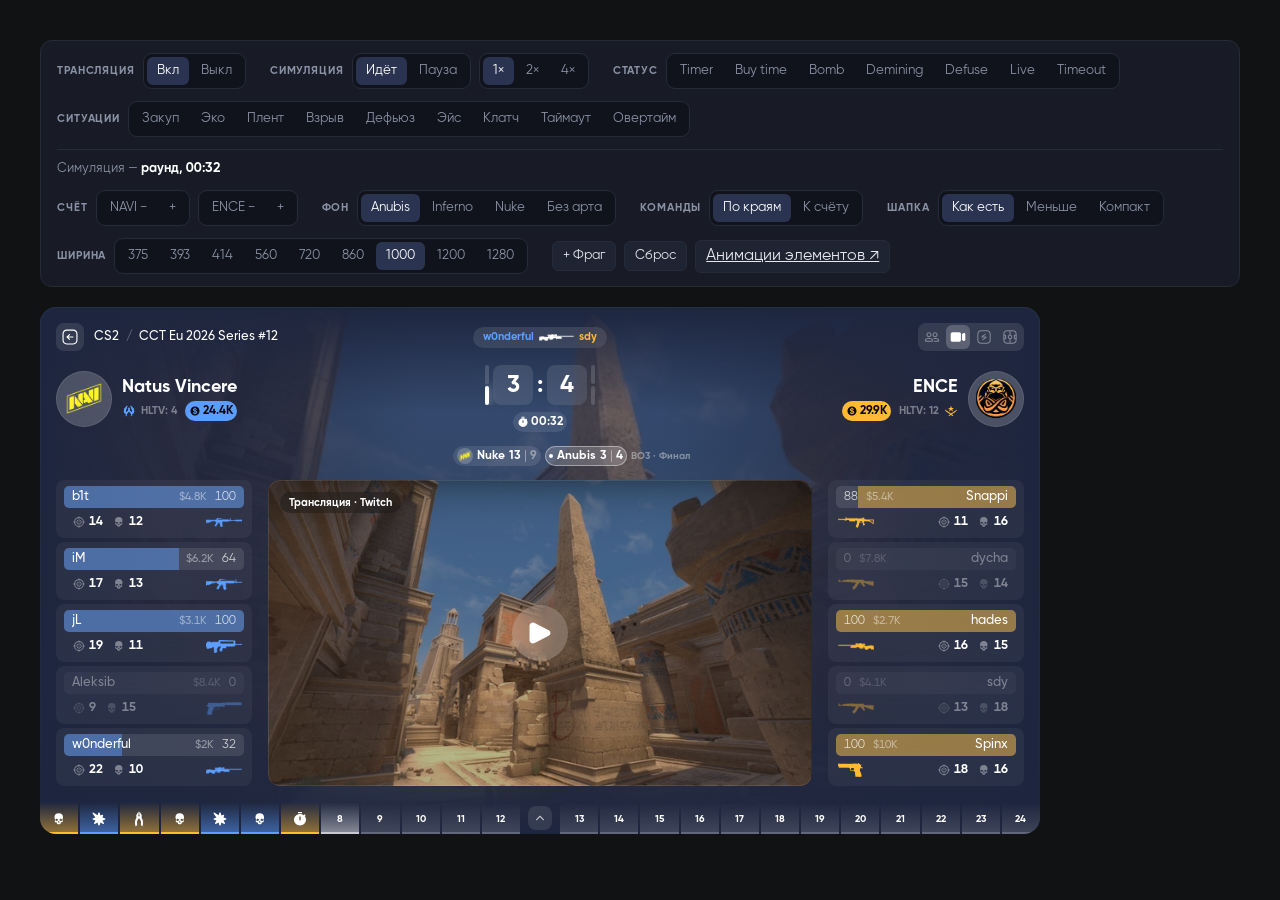
<file: index.html>
<!doctype html>
<html lang="ru">
<head>
  <meta charset="utf-8">
  <meta name="viewport" content="width=device-width, initial-scale=1">
  <title>CS Widget / Desktop</title>
  <link rel="stylesheet" href="cs-widget.css">
  <link rel="stylesheet" href="cs-widget-mobile.css">
  <style>
    body { margin: 0; padding: 40px; background: #111214; font-family: "Gilroy", system-ui, sans-serif; color: #e6e8ee; }
    .demo { width: 1000px; max-width: 100%; transition: width 0.3s ease; }
    @media (max-width: 599px) { body { padding: 8px; } .demo-controls { padding: 10px; } }

    /* Demo controls (page chrome, not part of the widget) */
    .demo-controls, .demo-controls * { box-sizing: border-box; }
    .demo-controls {
      display: flex; flex-wrap: wrap; gap: 12px 24px; align-items: center;
      width: max-content; max-width: 100%; margin-bottom: 20px; padding: 12px 16px;
      border: 1px solid #262b3a; border-radius: 12px; background: #181b25;
    }
    .demo-group { display: flex; gap: 8px; align-items: center; }
    .demo-label { font-size: 11px; font-weight: 700; letter-spacing: 0.08em; text-transform: uppercase; color: #8a91a5; }
    .demo-seg { display: inline-flex; gap: 2px; padding: 3px; border: 1px solid #262b3a; border-radius: 9px; background: #10131b; }
    .demo-seg button, .demo-btn {
      padding: 6px 10px; border: 0; border-radius: 6px; background: transparent;
      font: 500 13px/16px inherit; font-family: inherit; color: #8a91a5; cursor: pointer;
    }
    .demo-seg button:hover, .demo-btn:hover { color: #fff; }
    .demo-seg button[aria-pressed="true"] { background: #2a3350; color: #fff; }
    .demo-btn { border: 1px solid #262b3a; background: #1f2433; color: #e6e8ee; }
    .demo-btn:hover { background: #283047; }
    .demo-seg button:focus-visible, .demo-btn:focus-visible { outline: 2px solid #5c9eff; outline-offset: 2px; }
    /* Live line: what is being played right now */
    .demo-now {
      flex-basis: 100%; margin: 0; padding-top: 10px; border-top: 1px solid #262b3a;
      font-size: 13px; line-height: 18px; color: #8a91a5; font-variant-numeric: tabular-nums;
    }
    .demo-now b { color: #fff; font-weight: 700; }
    .demo-now .is-scenario { color: #ffba33; }
    #demo-scenarios button[aria-pressed="true"] { background: #ffba33; color: #10131b; }
    @media (max-width: 599px) {
      .demo-controls { width: 100%; padding: 10px; }
      .demo-group, .demo-seg { flex-wrap: wrap; max-width: 100%; }
      .demo-group { gap: 6px; }
    }
  </style>
</head>
<body>
  <section class="demo-controls" aria-label="Управление виджетом">
    <div class="demo-group">
      <span class="demo-label">Трансляция</span>
      <div class="demo-seg" role="group" aria-label="Трансляция">
        <button type="button" data-stream="on" aria-pressed="true">Вкл</button>
        <button type="button" data-stream="off" aria-pressed="false">Выкл</button>
      </div>
    </div>
    <div class="demo-group">
      <span class="demo-label">Симуляция</span>
      <div class="demo-seg" role="group" aria-label="Симуляция">
        <button type="button" data-sim="on" aria-pressed="true">Идёт</button>
        <button type="button" data-sim="off" aria-pressed="false">Пауза</button>
      </div>
      <div class="demo-seg" role="group" aria-label="Скорость симуляции">
        <button type="button" data-speed="1" aria-pressed="true">1×</button>
        <button type="button" data-speed="2" aria-pressed="false">2×</button>
        <button type="button" data-speed="4" aria-pressed="false">4×</button>
      </div>
    </div>
    <div class="demo-group">
      <span class="demo-label">Статус</span>
      <div class="demo-seg" role="group" aria-label="Статус раунда" id="demo-status"></div>
    </div>
    <div class="demo-group">
      <span class="demo-label">Ситуации</span>
      <div class="demo-seg" role="group" aria-label="Игровые ситуации" id="demo-scenarios"></div>
    </div>
    <p class="demo-now" id="demo-now" aria-live="polite"></p>
    <div class="demo-group">
      <span class="demo-label">Счёт</span>
      <div class="demo-seg" role="group" aria-label="Счёт NAVI">
        <button type="button" data-score="ct:-1" aria-label="NAVI минус раунд">NAVI −</button>
        <button type="button" data-score="ct:1" aria-label="NAVI плюс раунд">+</button>
      </div>
      <div class="demo-seg" role="group" aria-label="Счёт ENCE">
        <button type="button" data-score="t:-1" aria-label="ENCE минус раунд">ENCE −</button>
        <button type="button" data-score="t:1" aria-label="ENCE плюс раунд">+</button>
      </div>
    </div>
    <div class="demo-group">
      <span class="demo-label">Фон</span>
      <div class="demo-seg" role="group" aria-label="Фон виджета">
        <button type="button" data-bg="assets/bg-map.png" aria-pressed="true">Anubis</button>
        <button type="button" data-bg="assets/bg-inferno.jpg" aria-pressed="false">Inferno</button>
        <button type="button" data-bg="assets/bg-nuke.jpg" aria-pressed="false">Nuke</button>
        <button type="button" data-bg="none" aria-pressed="false">Без арта</button>
      </div>
    </div>
    <div class="demo-group">
      <span class="demo-label">Команды</span>
      <div class="demo-seg" role="group" aria-label="Положение команд">
        <button type="button" data-teams="edges" aria-pressed="true">По краям</button>
        <button type="button" data-teams="inner" aria-pressed="false">К счёту</button>
      </div>
    </div>
    <div class="demo-group">
      <span class="demo-label">Шапка</span>
      <div class="demo-seg" role="group" aria-label="Размер шапки">
        <button type="button" data-headsize="l" aria-pressed="true">Как есть</button>
        <button type="button" data-headsize="m" aria-pressed="false">Меньше</button>
        <button type="button" data-headsize="s" aria-pressed="false">Компакт</button>
      </div>
    </div>
    <div class="demo-group">
      <span class="demo-label">Ширина</span>
      <div class="demo-seg" role="group" aria-label="Ширина виджета">
        <button type="button" data-width="375" aria-pressed="false">375</button>
        <button type="button" data-width="393" aria-pressed="false">393</button>
        <button type="button" data-width="414" aria-pressed="false">414</button>
        <button type="button" data-width="560" aria-pressed="false">560</button>
        <button type="button" data-width="720" aria-pressed="false">720</button>
        <button type="button" data-width="860" aria-pressed="false">860</button>
        <button type="button" data-width="1000" aria-pressed="true">1000</button>
        <button type="button" data-width="1200" aria-pressed="false">1200</button>
        <button type="button" data-width="1280" aria-pressed="false">1280</button>
      </div>
    </div>
    <div class="demo-group">
      <button type="button" class="demo-btn" id="demo-kill">+ Фраг</button>
      <button type="button" class="demo-btn" id="demo-reset">Сброс</button>
      <a class="demo-btn" href="motion.html">Анимации элементов ↗</a>
    </div>
  </section>

  <div class="demo">
    <article class="cs-widget" aria-label="Natus Vincere — ENCE">
      <div class="cs-content">

        <div class="cs-top">
          <div class="cs-nav">
            <button type="button" class="cs-back" aria-label="Назад" title="Назад"><span class="cs-back__icon"></span></button>
            <nav class="cs-crumbs" aria-label="Навигация">
              <ol>
                <li><a href="#">CS2</a></li>
                <li><a href="#" aria-current="page">CCT Eu 2026 Series #12</a></li>
              </ol>
            </nav>
          </div>
          <div class="cs-killfeed-list" id="cs-killfeed" aria-label="Килл-фид" aria-live="polite"></div>
          <div class="cs-views" role="tablist" aria-label="Что показывать">
            <button type="button" class="cs-views__tab cs-views__tab--widget" role="tab" data-view="widget" aria-selected="false" tabindex="-1" aria-label="Без видео" title="Показать составы без видео"><span class="cs-views__icon"></span></button>
            <button type="button" class="cs-views__tab cs-views__tab--stream" role="tab" data-view="stream" aria-selected="true" aria-label="Трансляция" title="Трансляция"><span class="cs-views__icon"></span></button>
            <button type="button" class="cs-views__tab cs-views__tab--players" role="tab" data-view="players" aria-selected="false" tabindex="-1" aria-label="Составы" title="Составы"><span class="cs-views__icon"></span></button>
            <button type="button" class="cs-views__tab cs-views__tab--live" role="tab" data-view="live" aria-selected="false" tabindex="-1" aria-label="Live-статистика" title="Live-статистика"><span class="cs-views__icon"></span></button>
            <button type="button" class="cs-views__tab cs-views__tab--center" role="tab" data-view="center" aria-selected="false" tabindex="-1" aria-label="Матч-центр" title="Матч-центр"><span class="cs-views__icon"></span></button>
          </div>
        </div>

        <div class="cs-main">
          <div class="cs-team cs-team--left">
            <div class="cs-logo">
              <div class="cs-logo__img cs-logo__img--navi"><img src="assets/logo-navi.png" alt="NAVI"></div>
            </div>
            <div class="cs-team__info">
              <p class="cs-team__name">Natus Vincere</p>
              <div class="cs-team__meta">
                <img class="cs-team__rank" src="assets/rank-ct.svg" alt="">
                <p class="cs-team__hltv">HLTV: 4</p>
                <div class="cs-chip cs-money cs-money--ct" title="Деньги команды">
                  <img class="cs-money__icon" src="assets/dollar.svg" alt="">
                  <p class="cs-chip-text">24.3K</p>
                </div>
              </div>
            </div>
          </div>

          <div class="cs-center">
            <div class="cs-score" role="group" aria-label="Счёт текущей карты 3:4, по картам 1:0">
              <div class="cs-series cs-series--left" aria-hidden="true">
                <span class="cs-series__pip cs-series__pip--won"></span>
                <span class="cs-series__pip"></span>
              </div>
              <div class="cs-score__box"><p class="cs-score__value">3</p></div>
              <p class="cs-score__colon">:</p>
              <div class="cs-score__box"><p class="cs-score__value">4</p></div>
              <div class="cs-series cs-series--right" aria-hidden="true">
                <span class="cs-series__pip"></span>
                <span class="cs-series__pip"></span>
              </div>
            </div>
            <div class="cs-chip cs-status">
              <img class="cs-status__icon" src="assets/status-timer.svg" alt="">
              <p class="cs-chip-text">00:33</p>
            </div>
          </div>

          <div class="cs-team cs-team--right">
            <div class="cs-team__info">
              <p class="cs-team__name">ENCE</p>
              <div class="cs-team__meta">
                <div class="cs-chip cs-money cs-money--t" title="Деньги команды">
                  <img class="cs-money__icon" src="assets/dollar.svg" alt="">
                  <p class="cs-chip-text">29.9K</p>
                </div>
                <p class="cs-team__hltv">HLTV: 12</p>
                <img class="cs-team__rank" src="assets/rank-t.svg" alt="">
              </div>
            </div>
            <div class="cs-logo">
              <div class="cs-logo__img cs-logo__img--ence"><img src="assets/logo-ence.png" alt="ENCE"></div>
            </div>
          </div>
        </div>

        <div class="cs-maps">
          <div class="cs-maps__scores">
            <div class="cs-chip cs-mapscore cs-mapscore--played" aria-label="Nuke: победа NAVI 13:9">
              <span class="cs-mapscore__winner"><img src="assets/logo-navi.png" alt=""></span>
              <p class="cs-chip-text cs-mapscore__name">Nuke</p>
              <p class="cs-chip-text">13</p><span class="cs-mapscore__separator"></span><p class="cs-chip-text cs-mapscore__lose">9</p>
            </div>
            <div class="cs-chip cs-mapscore cs-mapscore--live" aria-current="true" aria-label="Anubis: идёт сейчас, 3:4">
              <span class="cs-mapscore__live"></span>
              <p class="cs-chip-text cs-mapscore__name">Anubis</p>
              <p class="cs-chip-text">3</p><span class="cs-mapscore__separator"></span><p class="cs-chip-text">4</p>
            </div>
          </div>
          <p class="cs-maps__format">BO3 · Финал</p>
        </div>

        <div class="cs-rosters">
          <div class="cs-roster">
            <div class="cs-player cs-player--left" style="--hp: 100%">
              <div class="cs-player__main">
                <div class="cs-player__hp" aria-label="HP 100"><span class="cs-player__hp-fill"></span><p class="cs-player__name">b1t</p><p class="cs-player__hp-value">100</p></div>
                <div class="cs-player__stats"><p class="cs-player__kd" aria-label="Убийства 14, смерти 12"><i class="cs-player__kd-icon cs-player__kd-icon--kills"></i>14<i class="cs-player__kd-icon cs-player__kd-icon--deaths"></i>12</p><i class="cs-player__weapon" aria-hidden="true"></i></div>
              </div>
            </div>
            <div class="cs-player cs-player--left" style="--hp: 64%">
              <div class="cs-player__main">
                <div class="cs-player__hp" aria-label="HP 64"><span class="cs-player__hp-fill"></span><p class="cs-player__name">iM</p><p class="cs-player__hp-value">64</p></div>
                <div class="cs-player__stats"><p class="cs-player__kd" aria-label="Убийства 17, смерти 13"><i class="cs-player__kd-icon cs-player__kd-icon--kills"></i>17<i class="cs-player__kd-icon cs-player__kd-icon--deaths"></i>13</p><i class="cs-player__weapon" aria-hidden="true"></i></div>
              </div>
            </div>
            <div class="cs-player cs-player--left" style="--hp: 100%">
              <div class="cs-player__main">
                <div class="cs-player__hp" aria-label="HP 100"><span class="cs-player__hp-fill"></span><p class="cs-player__name">jL</p><p class="cs-player__hp-value">100</p></div>
                <div class="cs-player__stats"><p class="cs-player__kd" aria-label="Убийства 19, смерти 11"><i class="cs-player__kd-icon cs-player__kd-icon--kills"></i>19<i class="cs-player__kd-icon cs-player__kd-icon--deaths"></i>11</p><i class="cs-player__weapon" aria-hidden="true"></i></div>
              </div>
            </div>
            <div class="cs-player cs-player--left cs-player--killed" style="--hp: 0%">
              <div class="cs-player__main">
                <div class="cs-player__hp" aria-label="HP 0"><span class="cs-player__hp-fill"></span><p class="cs-player__name">Aleksib</p><p class="cs-player__hp-value">0</p></div>
                <div class="cs-player__stats"><p class="cs-player__kd" aria-label="Убийства 9, смерти 15"><i class="cs-player__kd-icon cs-player__kd-icon--kills"></i>9<i class="cs-player__kd-icon cs-player__kd-icon--deaths"></i>15</p><i class="cs-player__weapon" aria-hidden="true"></i></div>
              </div>
            </div>
            <div class="cs-player cs-player--left" style="--hp: 32%">
              <div class="cs-player__main">
                <div class="cs-player__hp" aria-label="HP 32"><span class="cs-player__hp-fill"></span><p class="cs-player__name">w0nderful</p><p class="cs-player__hp-value">32</p></div>
                <div class="cs-player__stats"><p class="cs-player__kd" aria-label="Убийства 21, смерти 10"><i class="cs-player__kd-icon cs-player__kd-icon--kills"></i>21<i class="cs-player__kd-icon cs-player__kd-icon--deaths"></i>10</p><i class="cs-player__weapon" aria-hidden="true"></i></div>
              </div>
            </div>
          </div>

          <div class="cs-stream" id="cs-stream" data-src="assets/stream-cs2-trailer.mp4">
            <div class="cs-chip cs-stream__source"><p class="cs-chip-text">Трансляция · Twitch</p></div>
            <button type="button" class="cs-stream__play" aria-label="Смотреть трансляцию"><span class="cs-stream__play-icon"></span></button>
            <section class="cs-embed cs-embed--live" data-view="live" role="tabpanel" aria-label="Live-статистика" hidden>
              <header class="cs-embed__head"><span class="cs-embed__icon"></span><p class="cs-embed__title">Live-статистика</p><p class="cs-embed__vendor">сторонний виджет</p></header>
              <div class="cs-embed__body" aria-hidden="true">
                <span style="--w: 92%"></span><span style="--w: 64%"></span><span style="--w: 80%"></span>
                <span style="--w: 48%"></span><span style="--w: 72%"></span><span style="--w: 56%"></span>
              </div>
              <p class="cs-embed__note">Здесь встраивается виджет поставщика</p>
            </section>
            <section class="cs-embed cs-embed--center" data-view="center" role="tabpanel" aria-label="Матч-центр" hidden>
              <header class="cs-embed__head"><span class="cs-embed__icon"></span><p class="cs-embed__title">Матч-центр</p><p class="cs-embed__vendor">сторонний виджет</p></header>
              <div class="cs-embed__body" aria-hidden="true">
                <span style="--w: 92%"></span><span style="--w: 64%"></span><span style="--w: 80%"></span>
                <span style="--w: 48%"></span><span style="--w: 72%"></span><span style="--w: 56%"></span>
              </div>
              <p class="cs-embed__note">Здесь встраивается виджет поставщика</p>
            </section>
          </div>

          <div class="cs-roster">
            <div class="cs-player cs-player--right" style="--hp: 88%">
              <div class="cs-player__main">
                <div class="cs-player__hp" aria-label="HP 88"><span class="cs-player__hp-fill"></span><p class="cs-player__name">Snappi</p><p class="cs-player__hp-value">88</p></div>
                <div class="cs-player__stats"><p class="cs-player__kd" aria-label="Убийства 11, смерти 16"><i class="cs-player__kd-icon cs-player__kd-icon--kills"></i>11<i class="cs-player__kd-icon cs-player__kd-icon--deaths"></i>16</p><i class="cs-player__weapon" aria-hidden="true"></i></div>
              </div>
            </div>
            <div class="cs-player cs-player--right cs-player--killed" style="--hp: 0%">
              <div class="cs-player__main">
                <div class="cs-player__hp" aria-label="HP 0"><span class="cs-player__hp-fill"></span><p class="cs-player__name">dycha</p><p class="cs-player__hp-value">0</p></div>
                <div class="cs-player__stats"><p class="cs-player__kd" aria-label="Убийства 15, смерти 14"><i class="cs-player__kd-icon cs-player__kd-icon--kills"></i>15<i class="cs-player__kd-icon cs-player__kd-icon--deaths"></i>14</p><i class="cs-player__weapon" aria-hidden="true"></i></div>
              </div>
            </div>
            <div class="cs-player cs-player--right" style="--hp: 100%">
              <div class="cs-player__main">
                <div class="cs-player__hp" aria-label="HP 100"><span class="cs-player__hp-fill"></span><p class="cs-player__name">hades</p><p class="cs-player__hp-value">100</p></div>
                <div class="cs-player__stats"><p class="cs-player__kd" aria-label="Убийства 16, смерти 15"><i class="cs-player__kd-icon cs-player__kd-icon--kills"></i>16<i class="cs-player__kd-icon cs-player__kd-icon--deaths"></i>15</p><i class="cs-player__weapon" aria-hidden="true"></i></div>
              </div>
            </div>
            <div class="cs-player cs-player--right" style="--hp: 45%">
              <div class="cs-player__main">
                <div class="cs-player__hp" aria-label="HP 45"><span class="cs-player__hp-fill"></span><p class="cs-player__name">sdy</p><p class="cs-player__hp-value">45</p></div>
                <div class="cs-player__stats"><p class="cs-player__kd" aria-label="Убийства 13, смерти 17"><i class="cs-player__kd-icon cs-player__kd-icon--kills"></i>13<i class="cs-player__kd-icon cs-player__kd-icon--deaths"></i>17</p><i class="cs-player__weapon" aria-hidden="true"></i></div>
              </div>
            </div>
            <div class="cs-player cs-player--right" style="--hp: 100%">
              <div class="cs-player__main">
                <div class="cs-player__hp" aria-label="HP 100"><span class="cs-player__hp-fill"></span><p class="cs-player__name">Spinx</p><p class="cs-player__hp-value">100</p></div>
                <div class="cs-player__stats"><p class="cs-player__kd" aria-label="Убийства 18, смерти 16"><i class="cs-player__kd-icon cs-player__kd-icon--kills"></i>18<i class="cs-player__kd-icon cs-player__kd-icon--deaths"></i>16</p><i class="cs-player__weapon" aria-hidden="true"></i></div>
              </div>
            </div>
          </div>
        </div>

      </div>

      <div class="cs-rounds">
        <div class="cs-round cs-round--t"><img class="cs-round__icon" src="assets/round-elimination.svg" alt=""></div>
        <div class="cs-round cs-round--ct"><img class="cs-round__icon" src="assets/round-bomb.svg" alt=""></div>
        <div class="cs-round cs-round--t"><img class="cs-round__icon" src="assets/round-defuse.svg" alt=""></div>
        <div class="cs-round cs-round--t"><img class="cs-round__icon" src="assets/round-elimination.svg" alt=""></div>
        <div class="cs-round cs-round--ct"><img class="cs-round__icon" src="assets/round-bomb.svg" alt=""></div>
        <div class="cs-round cs-round--ct"><img class="cs-round__icon" src="assets/round-elimination.svg" alt=""></div>
        <div class="cs-round cs-round--t"><img class="cs-round__icon" src="assets/round-clock.svg" alt=""></div>
        <div class="cs-round cs-round--ongoing"><p class="cs-round__number">8</p></div>
        <div class="cs-round"><p class="cs-round__number">9</p></div>
        <div class="cs-round"><p class="cs-round__number">10</p></div>
        <div class="cs-round"><p class="cs-round__number">11</p></div>
        <div class="cs-round"><p class="cs-round__number">12</p></div>
        <button type="button" class="cs-collapse" aria-expanded="true" aria-label="Свернуть виджет"><span class="cs-collapse__icon"></span></button>
        <div class="cs-round"><p class="cs-round__number">13</p></div>
        <div class="cs-round"><p class="cs-round__number">14</p></div>
        <div class="cs-round"><p class="cs-round__number">15</p></div>
        <div class="cs-round"><p class="cs-round__number">16</p></div>
        <div class="cs-round"><p class="cs-round__number">17</p></div>
        <div class="cs-round"><p class="cs-round__number">18</p></div>
        <div class="cs-round"><p class="cs-round__number">19</p></div>
        <div class="cs-round"><p class="cs-round__number">20</p></div>
        <div class="cs-round"><p class="cs-round__number">21</p></div>
        <div class="cs-round"><p class="cs-round__number">22</p></div>
        <div class="cs-round"><p class="cs-round__number">23</p></div>
        <div class="cs-round"><p class="cs-round__number">24</p></div>
      </div>
    </article>
  </div>

  <script>
    // Stream: local video starts on load (muted, looped). The poster + play button stay
    // as a fallback if the browser blocks autoplay.
    (() => {
      const stream = document.getElementById('cs-stream');
      const play = stream.querySelector('.cs-stream__play');
      function start() {
        if (stream.classList.contains('is-playing')) return;
        const video = document.createElement('video');
        video.className = 'cs-stream__video';
        video.src = stream.dataset.src;
        video.muted = true;
        video.loop = true;
        video.autoplay = true;
        video.playsInline = true;
        video.setAttribute('aria-label', 'Трансляция матча');
        stream.appendChild(video);
        stream.classList.add('is-playing');
        video.play().catch(error => {
          // Switching to the mobile widget pauses the initial autoplay request.
          // Keep that video so the site's media bar can resume it later.
          if (error.name === 'AbortError') return;
          // autoplay blocked: back to the poster with the play button
          video.remove();
          stream.classList.remove('is-playing');
        });
      }
      play.addEventListener('click', start);
      start();
    })();
  </script>
  <script src="cs-motion.js"></script>
  <script src="cs-player-motion.js"></script>
  <script src="cs-feed-motion.js"></script>
  <script src="cs-widget.js"></script>
  <script>
    // Demo controls → widget. Simulation API is exposed by cs-widget.js as window.csWidget
    (() => {
      const widget = document.querySelector('.cs-widget');
      const demo = document.querySelector('.demo');
      const press = (attr, value) => document.querySelectorAll(`[${attr}]`)
        .forEach(b => b.setAttribute('aria-pressed', String(b.getAttribute(attr) === String(value))));

      // Choose the view without changing whether the stream is available.
      document.querySelectorAll('[data-stream]').forEach(b => b.addEventListener('click', () => {
        csWidget.setView(b.dataset.stream === 'on' ? 'stream' : 'widget');
        press('data-stream', b.dataset.stream);
      }));

      document.querySelectorAll('[data-sim]').forEach(b => b.addEventListener('click', () => {
        csWidget.setRunning(b.dataset.sim === 'on');
      }));
      document.querySelectorAll('[data-speed]').forEach(b => b.addEventListener('click', () => {
        csWidget.setSpeed(+b.dataset.speed);
        press('data-speed', b.dataset.speed);
      }));
      // Background art: sets --cs-bg on the widget. "none" = no photo: a plain light fill under the
      // usual darkening, which turns it into a soft gradient
      const PLAIN_BG = 'linear-gradient(#a7b5dc, #a7b5dc)';
      document.querySelectorAll('[data-bg]').forEach(b => b.addEventListener('click', () => {
        widget.style.setProperty('--cs-bg', b.dataset.bg === 'none' ? PLAIN_BG : `url("${b.dataset.bg}")`);
        press('data-bg', b.dataset.bg);
      }));
      document.querySelectorAll('[data-teams]').forEach(b => b.addEventListener('click', () => {
        widget.classList.toggle('is-teams-inner', b.dataset.teams === 'inner');
        press('data-teams', b.dataset.teams);
      }));
      // Header size: default / a bit smaller / extremely compact
      document.querySelectorAll('[data-headsize]').forEach(b => b.addEventListener('click', () => {
        if (b.dataset.headsize === 'l') delete widget.dataset.head; else widget.dataset.head = b.dataset.headsize;
        press('data-headsize', b.dataset.headsize);
      }));
      document.querySelectorAll('[data-width]').forEach(b => b.addEventListener('click', () => {
        demo.style.width = b.dataset.width + 'px';
        press('data-width', b.dataset.width);
      }));

      // Status: picking one pauses the simulation so it is not overwritten
      const statusSeg = document.getElementById('demo-status');
      statusSeg.innerHTML = csWidget.statuses.map(s => `<button type="button" data-status="${s}" aria-pressed="false">${s}</button>`).join('');
      statusSeg.addEventListener('click', e => {
        const b = e.target.closest('button');
        if (b) csWidget.setStatus(b.dataset.status);
      });

      // Game situations
      const SCENARIO_LABEL = { buy: 'Закуп', eco: 'Эко', plant: 'Плент', explode: 'Взрыв', defuse: 'Дефьюз', ace: 'Эйс', clutch: 'Клатч', timeout: 'Таймаут', overtime: 'Овертайм' };
      const scenarioSeg = document.getElementById('demo-scenarios');
      scenarioSeg.innerHTML = csWidget.scenarios.map(s => `<button type="button" data-scenario="${s}">${SCENARIO_LABEL[s] || s}</button>`).join('');
      scenarioSeg.addEventListener('click', e => {
        const b = e.target.closest('button');
        if (b) csWidget.scenario(b.dataset.scenario);
      });

      document.querySelectorAll('[data-score]').forEach(b => b.addEventListener('click', () => {
        const [side, delta] = b.dataset.score.split(':');
        csWidget.changeScore(side, +delta);
      }));
      document.getElementById('demo-kill').addEventListener('click', () => csWidget.addKill());
      document.getElementById('demo-reset').addEventListener('click', () => location.reload());

      // Keep the toggles and the live line in sync with what the simulation reports
      const now = document.getElementById('demo-now');
      csWidget.onChange(({ running, status, scenario, phase }) => {
        press('data-sim', running ? 'on' : 'off');
        press('data-status', running ? '' : status);
        press('data-scenario', scenario || '');
        const who = scenario
          ? `<span class="is-scenario">▶ ${SCENARIO_LABEL[scenario] || scenario}</span>`
          : running ? 'Симуляция' : 'Пауза';
        now.innerHTML = `${who} — <b></b>`;
        now.querySelector('b').textContent = phase;
      });
    })();
  </script>
</body>
</html>
</file>
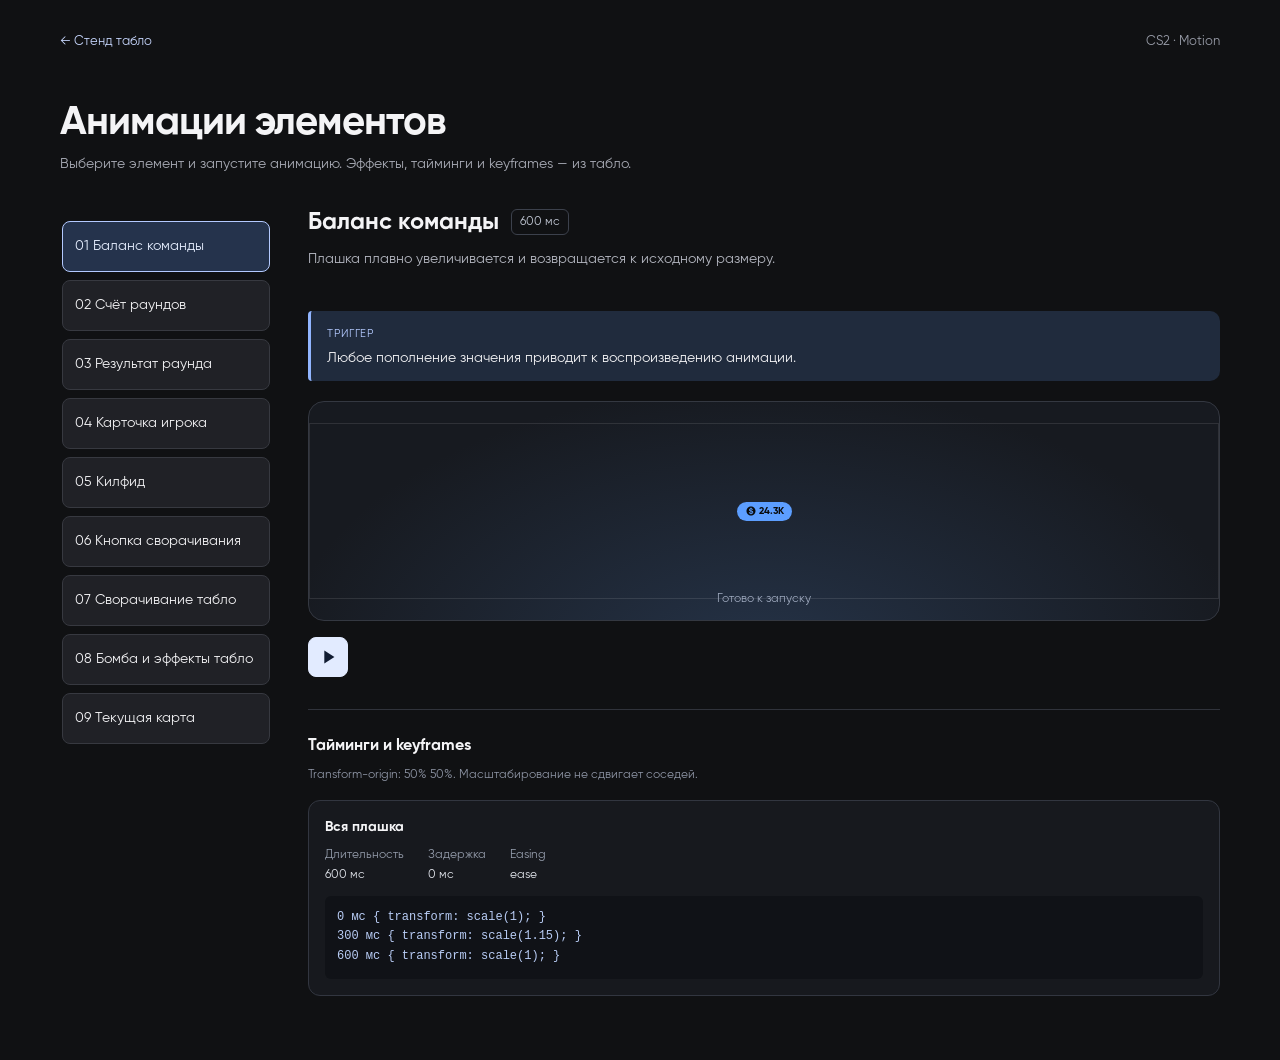
<file: motion.html>
<!doctype html>
<html lang="ru">
<head>
  <meta charset="utf-8">
  <meta name="viewport" content="width=device-width, initial-scale=1">
  <meta name="robots" content="noindex, nofollow">
  <title>Анимации · CS табло</title>
  <link rel="stylesheet" href="cs-widget.css">
  <link rel="stylesheet" href="cs-widget-mobile.css">
  <link rel="stylesheet" href="motion-demo.css">
  <script src="cs-motion.js" defer></script>
  <script src="cs-player-motion.js" defer></script>
  <script src="cs-feed-motion.js" defer></script>
  <script src="motion-extra.js" defer></script>
  <script src="motion-demo.js" defer></script>
</head>
<body>
  <main class="motion-lab">
    <header class="motion-header">
      <a href="index.html">← Стенд табло</a>
      <span>CS2 · Motion</span>
    </header>
    <h1>Анимации элементов</h1>
    <p class="motion-intro">Выберите элемент и запустите анимацию. Эффекты, тайминги и keyframes — из табло.</p>
    <div class="motion-layout">
      <aside class="motion-catalog">
        <nav class="motion-nav" id="motion-nav" aria-label="Элементы и события"></nav>
      </aside>
      <section class="motion-workspace" aria-labelledby="motion-title">
        <div class="motion-heading"><h2 id="motion-title">Баланс команды</h2><span id="motion-duration" class="motion-tag"></span></div>
        <p id="motion-description"></p>
        <div class="motion-trigger"><span>Триггер</span><p id="motion-trigger"></p></div>
        <div class="motion-stage">
          <div class="motion-preview cs-widget" data-head="m" id="motion-preview">
            <div class="motion-effects-widget cs-widget" id="motion-effects" hidden><div class="motion-effects-score">NAVI <b>3 : 4</b> ENCE</div><div class="cs-chip cs-status"><img class="cs-status__icon" src="assets/status-bomb.svg" alt=""><p class="cs-chip-text">00:12</p></div><div class="cs-fx"></div></div>
            <div id="motion-map" hidden><div class="cs-chip cs-mapscore cs-mapscore--live"><i class="cs-mapscore__live"></i><p class="cs-chip-text">Anubis 3 | 4</p></div></div>
            <div class="motion-rosters-widget cs-widget" id="motion-rosters" hidden><div class="motion-effects-score">NAVI <b>3 : 4</b> ENCE</div><div class="cs-rosters"><div class="motion-roster-placeholder">Состав CT</div><div class="motion-media-placeholder">Видео</div><div class="motion-roster-placeholder">Состав T</div></div><p class="motion-history-placeholder">История раундов</p></div>
            <div id="motion-feed-sequence" class="motion-player-widget cs-widget" hidden><p>Десктоп · до 4 сообщений</p><div class="cs-killfeed-list" id="motion-feed-desktop"></div><p>Мобильный · только последнее</p><div class="cs-killfeed-list" id="motion-feed-mobile"></div></div>
            <div class="cs-shell motion-feed-host" id="motion-feed-host" hidden><div class="cs-widget motion-player-widget"><div class="cs-killfeed-list" id="motion-feed"></div></div></div>
            <div class="cs-shell motion-player-host" id="motion-player-host" hidden><div class="cs-widget motion-player-widget"><div class="cs-player cs-player--left" id="motion-player"></div></div></div>
            <button type="button" class="cs-collapse" id="motion-collapse" aria-expanded="true" aria-label="Свернуть виджет" hidden><span class="cs-collapse__icon"></span></button>
            <div class="cs-round cs-round--ongoing" id="motion-round" hidden><p class="cs-round__number">8</p></div>
            <div class="cs-chip cs-money cs-money--ct" id="motion-balance">
              <img class="cs-money__icon" src="assets/dollar.svg" alt="">
              <p class="cs-chip-text">24.3K</p>
            </div>
            <div class="cs-score" id="motion-score" hidden>
              <div class="cs-score__box"><p class="cs-score__value" id="motion-score-value">3</p></div>
              <p class="cs-score__colon">:</p>
              <div class="cs-score__box"><p class="cs-score__value">4</p></div>
            </div>
          </div>
          <p class="motion-stage-status" id="motion-status" aria-live="polite">Готово к запуску</p>
        </div>
        <div class="motion-controls">
          <button class="motion-play motion-icon" type="button" id="motion-play" aria-label="Проиграть" title="Проиграть"><svg viewBox="0 0 24 24" aria-hidden="true"><path d="m8 5 11 7-11 7Z" fill="currentColor"/></svg></button>
          <button class="motion-icon" type="button" id="motion-reset" aria-label="Сбросить" title="Сбросить"><svg viewBox="0 0 24 24" aria-hidden="true"><path d="M4 10a8 8 0 1 1 1 7M4 4v6h6" fill="none" stroke="currentColor" stroke-width="2" stroke-linecap="round" stroke-linejoin="round"/></svg></button>
          <label class="motion-checkbox"><input type="checkbox" id="motion-reduced"> Без движения</label>
        </div>
        <section class="motion-spec" aria-labelledby="motion-spec-title">
          <h3 id="motion-spec-title">Тайминги и keyframes</h3>
          <p id="motion-geometry" class="motion-hint"></p>
          <div class="motion-phases" id="motion-phases"></div>
        </section>
      </section>
    </div>
  </main>
</body>
</html>
</file>
<file: cs-widget.css>
/* CS Widget / Desktop — port of Figma node 1037:7688 (DS-Web-Playground, page "Cyber Table") */

@font-face {
  font-family: "Gilroy";
  font-weight: 400;
  font-style: normal;
  font-display: swap;
  src: url("fonts/Gilroy-Regular.otf") format("opentype");
}
@font-face {
  font-family: "Gilroy";
  font-weight: 500;
  font-style: normal;
  font-display: swap;
  src: url("fonts/Gilroy-Medium.otf") format("opentype");
}
@font-face {
  font-family: "Gilroy";
  font-weight: 700;
  font-style: normal;
  font-display: swap;
  src: url("fonts/Gilroy-Bold.otf") format("opentype");
}

/* Theme-independent tokens, named after the Figma variables they mirror */
:root {
  --cyberwidget-bggradientopaque: rgb(30, 38, 63);
  --cyberwidget-bggradienttransparent: rgba(30, 38, 63, 0);
  --cyberwidget-borderglassstart: rgba(255, 255, 255, 0.1);
  --cyberwidget-sidect: #5c9eff;
  --cyberwidget-sidet: #ffba33;
  --cyberwidget-teamplayer-bgteamplayer: rgba(255, 255, 255, 0.05);
  --cyberwidget-teamplayer-text: #ffffff;
  --match-time-bgscore: rgba(255, 255, 255, 0.1);
  --match-time-text: #ffffff;
  --team-bg: rgba(255, 255, 255, 0.2);
  --team-textprimary: #ffffff;
  --text-primary: #ffffff;
  --text-additional400: #090a0a;
  --opacity-light-0: rgba(255, 255, 255, 0);
  --opacity-light-15: rgba(255, 255, 255, 0.15);
  --opacity-light-30: rgba(255, 255, 255, 0.3);
  --opacity-light-40: rgba(255, 255, 255, 0.4);
  --opacity-light-45: rgba(255, 255, 255, 0.45);
  --opacity-light-75: rgba(255, 255, 255, 0.75);
  --sides-cs2-ct100: #5c9eff;
  --sides-cs2-t100: #ffba33;
  --opacity-dark-30: rgba(9, 10, 10, 0.3);
  --glass-blur: 12px;
  --cs-score-gap: 4px;
  --cs-series-gap: 2px;
  --cs-series-won: var(--match-time-text);
  --cs-round-height: 32px;
  --cs-round-mobile-width: 32px;
  --cs-round-icon-size: 16px;
  --cs-round-padding-top: 8px;
  --cs-round-padding-bottom: 4px;
  --cs-round-border-width: 2px;
  --cs-round-gap: 2px;
  --cs-round-font-size: 10px;
  --cs-round-line-height: 12px;
  --cs-round-ct-fade: rgba(92, 158, 255, 0);
  --cs-round-ct-bg: rgba(92, 158, 255, 0.5);
  --cs-round-t-fade: rgba(255, 186, 51, 0);
  --cs-round-t-bg: rgba(255, 186, 51, 0.5);
  --cs-collapse-size: 24px;
  --cs-collapse-radius: 8px;
  --cs-collapse-icon-size: 16px;
  --cs-collapse-focus-width: 2px;
  --cs-collapse-focus-offset: 2px;
  --cs-history-center-gap: 8px;
  --cs-history-caption-gap: 12px;
  --cs-history-overtime-padding: 16px;
  --cs-history-caption-weight: 400;
  --cs-loadout-height: 32px;
  --cs-loadout-radius: 24px;
  --cs-loadout-padding-x: 4px;
  --cs-loadout-padding-y: 4px;
  --cs-loadout-gap: 4px;
  --cs-weapon-slot-size: 24px;
  --cs-weapon-icon-height: 16px;
  --cs-loadouts-padding: 8px;
  --cs-loadouts-gap: 8px;
  --cs-loadouts-expanded-padding-y: 4px;
  --cs-players-toggle-width: 24px;
  --cs-players-toggle-height: 32px;
  --cs-players-toggle-radius: 8px;
  --cs-players-toggle-icon-size: 16px;
  /* Base-aligned chip geometry shared with Responsive / CSWidget in Figma. */
  --cs-chip-padding-x: 4px;
  --cs-chip-padding-y: 2px;
  --cs-chip-gap: 2px;
  --cs-chip-icon-size: 12px;
  --cs-chip-radius: 48px;
  --cs-chip-font-size: 12px;
  --cs-chip-line-height: 16px;
  --cs-chip-font-family: "Gilroy", sans-serif;
  --cs-chip-font-weight: 700;
  --cs-map-bg: rgba(255, 255, 255, 0.1);
  --cs-map-bg-live: rgba(255, 255, 255, 0.2);
  --cs-map-text: #ffffff;
  --cs-map-text-muted: rgba(255, 255, 255, 0.4);
  --cs-map-divider: rgba(255, 255, 255, 0.4);
  --cs-map-live-border: rgba(255, 255, 255, 0.4);
  --cs-map-winner-bg: rgba(255, 255, 255, 0.2);
  --cs-map-gap: 4px;
  --cs-map-padding-x: 4px;
  --cs-map-winner-size: 16px;
  --cs-map-live-dot-size: 4px;
  --cs-map-separator-height: 12px;
  --cs-series-comment-text: rgba(255, 255, 255, 0.4);
  --cs-series-comment-text-compact: #ffffff;
  --cs-series-comment-font-size: 10px;
  --cs-series-comment-line-height: 12px;
  --cs-series-comment-font-family: "Gilroy", sans-serif;
  --cs-series-comment-font-weight: 700;
}

/* Background blur for every semi-transparent white surface */
.cs-chip:not(.cs-money),
.cs-score__box,
.cs-logo,
.cs-player,
.cs-round:not(.cs-round--t):not(.cs-round--ct) {
  -webkit-backdrop-filter: blur(var(--glass-blur));
  backdrop-filter: blur(var(--glass-blur));
}

.cs-widget,
.cs-widget * {
  box-sizing: border-box;
}

.cs-widget {
  position: relative;
  display: flex;
  flex-direction: column;
  align-items: flex-start;
  width: 100%;
  min-width: 320px; /* < 560px: mobile layout, see the end of the file */
  overflow: hidden;
  container: cs-widget / inline-size;
  /* the glass border is an inset outline drawn on top: a real border would leave a 1px strip
     that the background layers (::before / ::after) can't reach */
  outline: 1px solid var(--cyberwidget-borderglassstart);
  outline-offset: -1px;
  border-radius: 16px;
  font-family: "Gilroy", sans-serif;
  font-style: normal;
  /* map art comes from --cs-bg (swappable, "none" = no art); the veil lives in ::before */
  background:
    linear-gradient(180deg, var(--cyberwidget-bggradientopaque) 0%, var(--cyberwidget-bggradienttransparent) 20%),
    linear-gradient(90deg, var(--cyberwidget-bggradienttransparent) 62%, var(--cyberwidget-bggradientopaque) 100%),
    linear-gradient(90deg, var(--cyberwidget-bggradientopaque) 0%, var(--cyberwidget-bggradienttransparent) 38%),
    var(--cs-bg, url("assets/bg-map.png")) center / cover no-repeat,
    var(--cyberwidget-bggradientopaque);
  /* layers cover the 1px border too, otherwise raw art shows through the translucent border */
  background-origin: border-box;
}

.cs-widget p {
  margin: 0;
}

/* ---------- Header size ----------
   Everything above the rosters (top row, teams, score, maps) is sized by these variables.
   Three sizes, set with data-head on .cs-widget: default (L), "m" — a bit smaller, "s" — extremely compact */
.cs-widget {
  --hd-gap: 14px;          /* between the content rows */
  --hd-chip-h: 21px;
  --hd-chip-px: 9px;
  --hd-chip-font: 11px;
  --hd-chip-lh: 14px;
  --hd-chip-icon: 12px;
  --hd-feed-h: 28px;
  --hd-feed-weapon-w: 35px;
  --hd-feed-weapon-h: 14px;
  --hd-feed-icon: 14px;
  --hd-feed-headshot: 17px;
  --hd-btn: 28px;          /* back button, view tabs */
  --hd-btn-icon: 18px;
  --hd-crumbs-font: 13px;
  --hd-crumbs-lh: 16px;
  --hd-main-gap: 14px;
  --hd-team-gap: 10px;
  --hd-logo: 56px;
  --hd-logo-img: 40px;
  --hd-info-gap: 3px;
  --hd-name: 18px;
  --hd-name-lh: 22px;
  --hd-meta-font: 11px;
  --hd-meta-lh: 14px;
  --hd-rank: 14px;
  --hd-center-gap: 7px;
  --hd-score-box: 40px;
  --hd-score-radius: 8px;
  --hd-score-font: 24px;
  --hd-score-lh: 32px;
  --hd-series-w: 4px;
  --hd-status-icon: 17px;
}
.cs-widget[data-head="m"] {
  --hd-gap: 12px;
  --hd-chip-h: 19px;
  --hd-chip-px: 8px;
  --hd-chip-font: 10px;
  --hd-chip-lh: 12px;
  --hd-chip-icon: 11px;
  --hd-feed-h: 24px;
  --hd-feed-weapon-w: 31px;
  --hd-feed-weapon-h: 12px;
  --hd-feed-icon: 12px;
  --hd-feed-headshot: 15px;
  --hd-btn: 24px;
  --hd-btn-icon: 16px;
  --hd-crumbs-font: 12px;
  --hd-crumbs-lh: 14px;
  --hd-main-gap: 12px;
  --hd-team-gap: 8px;
  --hd-logo: 46px;
  --hd-logo-img: 33px;
  --hd-info-gap: 2px;
  --hd-name: 16px;
  --hd-name-lh: 20px;
  --hd-meta-font: 10px;
  --hd-meta-lh: 12px;
  --hd-rank: 12px;
  --hd-center-gap: 5px;
  --hd-score-box: 32px;
  --hd-score-radius: 8px;
  --hd-score-font: 20px;
  --hd-score-lh: 24px;
  --hd-series-w: 4px;
  --hd-status-icon: 15px;
}
/* Extremely compact: the status chip moves next to the score, so the center is one line */
.cs-widget[data-head="s"] {
  --hd-gap: 8px;
  --hd-chip-h: 17px;
  --hd-chip-px: 7px;
  --hd-chip-font: 10px;
  --hd-chip-lh: 12px;
  --hd-chip-icon: 10px;
  --hd-feed-h: 20px;
  --hd-feed-weapon-w: 27px;
  --hd-feed-weapon-h: 11px;
  --hd-feed-icon: 11px;
  --hd-feed-headshot: 13px;
  --hd-btn: 20px;
  --hd-btn-icon: 14px;
  --hd-crumbs-font: 11px;
  --hd-crumbs-lh: 14px;
  --hd-main-gap: 10px;
  --hd-team-gap: 8px;
  --hd-logo: 32px;
  --hd-logo-img: 23px;
  --hd-info-gap: 1px;
  --hd-name: 14px;
  --hd-name-lh: 17px;
  --hd-meta-font: 10px;
  --hd-meta-lh: 12px;
  --hd-rank: 11px;
  --hd-center-gap: 8px;
  --hd-score-box: 24px;
  --hd-score-radius: 4px;
  --hd-score-font: 16px;
  --hd-score-lh: 20px;
  --hd-series-w: 4px;
  --hd-status-icon: 13px;
}
.cs-widget[data-head="s"] .cs-center { flex-direction: row; }

/* ---------- Content ---------- */
.cs-content {
  display: flex;
  flex-direction: column;
  gap: var(--hd-gap);
  align-items: flex-start;
  width: 100%;
  padding: 16px;
  overflow: hidden;
}

/* Shared chip base (Money, Killfeed, Status, Map score) */
.cs-chip {
  display: flex;
  flex-shrink: 0;
  align-items: center;
  height: var(--hd-chip-h);
  padding: 0 var(--hd-chip-px);
  border-radius: calc(var(--hd-chip-h) / 2);
  background: var(--match-time-bgscore);
}
.cs-chip-text {
  flex-shrink: 0;
  font-weight: 700;
  font-size: var(--hd-chip-font);
  line-height: var(--hd-chip-lh);
  white-space: nowrap;
  color: var(--match-time-text);
}

/* Top: back + breadcrumbs | killfeed | view tabs. The side columns are equal, so the feed stays centred */
.cs-top {
  display: grid;
  grid-template-columns: minmax(0, 1fr) minmax(0, 2fr) minmax(0, 1fr);
  gap: 12px;
  align-items: center;
  width: 100%;
}

/* Back button + breadcrumbs */
.cs-nav {
  display: flex;
  gap: 10px;
  align-items: center;
  min-width: 0;
}
.cs-back {
  display: grid;
  flex-shrink: 0;
  place-items: center;
  width: var(--hd-btn);
  height: var(--hd-btn);
  padding: 0;
  border: 0;
  border-radius: calc(var(--hd-btn) * 0.28);
  background: var(--match-time-bgscore);
  -webkit-backdrop-filter: blur(var(--glass-blur));
  backdrop-filter: blur(var(--glass-blur));
  cursor: pointer;
}
.cs-back:hover { background: var(--team-bg); }
.cs-back:focus-visible { outline: 2px solid var(--match-time-text); outline-offset: 2px; }
.cs-back__icon {
  display: block;
  width: var(--hd-btn-icon);
  height: var(--hd-btn-icon);
  background: var(--match-time-text);
  -webkit-mask: url("assets/icon-back.svg") center / contain no-repeat;
  mask: url("assets/icon-back.svg") center / contain no-repeat;
}
.cs-crumbs { min-width: 0; }
.cs-crumbs ol {
  display: flex;
  align-items: center;
  min-width: 0;
  margin: 0;
  padding: 0;
  list-style: none;
}
.cs-crumbs li {
  flex-shrink: 0;
  font-weight: 500;
  font-size: var(--hd-crumbs-font);
  line-height: var(--hd-crumbs-lh);
  white-space: nowrap;
  color: var(--match-time-text);
}
/* the last crumb (event name) is the one that gives way */
.cs-crumbs li:last-child { flex-shrink: 1; min-width: 0; overflow: hidden; text-overflow: ellipsis; }
.cs-crumbs li + li::before {
  content: "/";
  margin: 0 0.5em;
  color: var(--opacity-light-40);
}
.cs-crumbs a { color: inherit; text-decoration: none; }
.cs-crumbs a:hover { text-decoration: underline; }

/* View tabs: stream / third-party stats widgets, icons only */
.cs-views {
  display: flex;
  justify-self: end;
  gap: 2px;
  height: var(--hd-btn); /* as tall as the back button */
  padding: 2px;
  border-radius: calc(var(--hd-btn) * 0.28);
  background: var(--match-time-bgscore);
  -webkit-backdrop-filter: blur(var(--glass-blur));
  backdrop-filter: blur(var(--glass-blur));
}
.cs-widget.is-no-stream .cs-views { visibility: hidden; }
.cs-views__tab {
  display: grid;
  place-items: center;
  width: calc(var(--hd-btn) - 4px); /* square */
  height: calc(var(--hd-btn) - 4px);
  padding: 0;
  border: 0;
  border-radius: calc((var(--hd-btn) - 4px) * 0.25);
  background: transparent;
  color: var(--opacity-light-40);
  cursor: pointer;
  transition: background 0.2s ease, color 0.2s ease;
}
.cs-views__tab:hover { color: var(--opacity-light-75); }
.cs-views__tab[aria-selected="true"] { background: var(--team-bg); color: var(--match-time-text); }
.cs-views__tab:focus-visible { outline: 2px solid var(--match-time-text); outline-offset: 1px; }
.cs-views__icon {
  display: block;
  width: calc(var(--hd-btn-icon) - 2px);
  height: calc(var(--hd-btn-icon) - 2px);
  background: currentColor;
  -webkit-mask: var(--icon) center / contain no-repeat;
  mask: var(--icon) center / contain no-repeat;
}
.cs-views__tab--stream { --icon: url("assets/icon-videocam.svg"); }
.cs-views__tab--widget { --icon: url("assets/icon-users.svg"); }
.cs-views__tab--widget[aria-selected="true"] { --icon: url("assets/icon-users-fill.svg"); }
.cs-views__tab--live { --icon: url("assets/icon-live-stat.svg"); }
.cs-views__tab--center { --icon: url("assets/icon-match-center.svg"); }
.cs-views__tab--players { display: none; --icon: url("assets/icon-users.svg"); } /* mobile only */
.cs-views__tab--stream[aria-selected="true"] { --icon: url("assets/icon-videocam-fill.svg"); }
.cs-views__tab--live[aria-selected="true"] { --icon: url("assets/icon-live-stat-fill.svg"); }
.cs-views__tab--center[aria-selected="true"] { --icon: url("assets/icon-match-center-fill.svg"); }

/* CS Desktop / Money: the team's money, in the HLTV row (sum of the players' money) */
.cs-money {
  gap: var(--cs-chip-gap);
}
.cs-money--ct { background: var(--cyberwidget-sidect); }
.cs-money--t { background: var(--cyberwidget-sidet); }
.cs-money .cs-chip-text { color: var(--text-additional400); }
.cs-money__icon { display: block; flex-shrink: 0; width: var(--cs-chip-icon-size); height: var(--cs-chip-icon-size); }

/* Killfeed list: horizontal row in the middle of the top row, newest on the right,
   oldest dissolves on the left after LIFE ms (see script in index.html) */
.cs-killfeed-list {
  display: flex;
  gap: 5px;
  align-items: center;
  justify-content: center;
  min-width: 0;
  height: var(--hd-feed-h);
  padding: 0 4px;
  overflow: hidden;
  position: relative;
}
.cs-killfeed-list > .cs-killfeed { z-index: 1; }

/* CS Desktop / Killfeed (one entry) */
.cs-killfeed {
  position: relative;
  gap: 5px;
  max-width: 250px;
  padding: 0 10px;
  overflow: hidden;
  white-space: nowrap;
  animation: cs-kf-in 0.25s ease-out;
  transition: opacity 0.6s ease, max-width 0.3s ease 0.6s, padding 0.3s ease 0.6s;
}
/* Fade out first, then close the gap */
.cs-killfeed.is-out { opacity: 0; max-width: 0; padding: 0; }
@keyframes cs-kf-in { from { opacity: 0; transform: translateX(8px); } }
.cs-killfeed__name--ct { color: var(--cyberwidget-sidect); }
.cs-killfeed__name--t { color: var(--cyberwidget-sidet); }
.cs-killfeed__weapon {
  display: block;
  flex-shrink: 0;
  width: var(--hd-feed-weapon-w);
  height: var(--hd-feed-weapon-h);
  background: var(--match-time-text);
  -webkit-mask: var(--weapon) center / contain no-repeat;
  mask: var(--weapon) center / contain no-repeat;
}
.cs-killfeed__weapon--nade { width: var(--hd-feed-weapon-h); }
.cs-killfeed__headshot { display: block; flex-shrink: 0; width: var(--hd-feed-headshot); height: var(--hd-feed-headshot); }
@media (prefers-reduced-motion: reduce) {
  .cs-killfeed { animation: none; transition: none; }
}

/* Main. No clipping here: the money chip next to the name bumps (scales) a little past its box */
.cs-main {
  display: flex;
  gap: var(--hd-main-gap);
  align-items: center;
  width: 100%;
}

.cs-team {
  display: flex;
  flex: 1 0 0;
  gap: var(--hd-team-gap);
  align-items: center;
  min-width: 1px;
}
.cs-team--right { justify-content: flex-end; }

.cs-logo {
  display: flex;
  flex-shrink: 0;
  align-items: center;
  justify-content: center;
  width: var(--hd-logo);
  height: var(--hd-logo);
  overflow: hidden;
  border: 1px solid var(--cyberwidget-borderglassstart);
  border-radius: 50%;
  background: var(--team-bg);
}
.cs-logo__img {
  position: relative;
  flex-shrink: 0;
  width: var(--hd-logo-img);
  height: var(--hd-logo-img);
  overflow: hidden;
}
.cs-logo__img img {
  position: absolute;
  max-width: none;
  pointer-events: none;
}
.cs-logo__img--navi img {
  inset: 0;
  width: 100%;
  height: 100%;
  object-fit: contain;
}
.cs-logo__img--ence img {
  left: -4.61%;
  top: -3.62%;
  width: 109.09%;
  height: 126.09%;
}

.cs-team__info {
  display: flex;
  flex: 1 0 0;
  flex-direction: column;
  gap: var(--hd-info-gap);
  align-items: flex-start;
  min-width: 1px;
}
.cs-team--right .cs-team__info { align-items: flex-end; }

.cs-team__name {
  max-width: 100%;
  overflow: hidden;
  font-weight: 700;
  font-size: var(--hd-name);
  line-height: var(--hd-name-lh);
  white-space: nowrap;
  text-overflow: ellipsis;
  color: var(--team-textprimary);
}

/* Teams pressed to the score (.is-teams-inner): logo right next to the score, name on its outer side,
   aligned towards the centre; the HLTV row is mirrored too */
.cs-widget.is-teams-inner .cs-team { flex-direction: row-reverse; }
.cs-widget.is-teams-inner .cs-team--left .cs-team__info { align-items: flex-end; }
.cs-widget.is-teams-inner .cs-team--left .cs-team__name { text-align: right; }
.cs-widget.is-teams-inner .cs-team--right .cs-team__info { align-items: flex-start; }
.cs-widget.is-teams-inner .cs-team__meta { flex-direction: row-reverse; }

/* Rank + HLTV + team money. Not clipped: the money chip bumps (scales) a little past it */
.cs-team__meta {
  display: flex;
  flex-shrink: 0;
  gap: 5px;
  align-items: center;
}
/* the money chip here is sized to the HLTV line */
.cs-team__meta .cs-money {
  height: calc(var(--cs-chip-line-height) + 2 * var(--cs-chip-padding-y));
  margin: 0 3px;
  padding: 0 var(--cs-chip-padding-x);
  border-radius: var(--cs-chip-radius);
}
.cs-team__meta .cs-money .cs-chip-text { font: var(--cs-chip-font-weight) var(--cs-chip-font-size)/var(--cs-chip-line-height) var(--cs-chip-font-family); }
.cs-team__meta .cs-money__icon { width: var(--cs-chip-icon-size); height: var(--cs-chip-icon-size); }
.cs-team__rank { display: block; flex-shrink: 0; width: var(--hd-rank); height: var(--hd-rank); }
.cs-team__hltv {
  flex-shrink: 0;
  font-weight: 700;
  font-size: var(--hd-meta-font);
  line-height: var(--hd-meta-lh);
  white-space: nowrap;
  color: var(--opacity-light-40);
}

/* Center */
.cs-center {
  display: flex;
  flex-direction: column;
  flex-shrink: 0;
  gap: var(--hd-center-gap);
  align-items: center;
  overflow: hidden;
}
.cs-score {
  display: flex;
  flex-shrink: 0;
  gap: var(--cs-score-gap);
  align-items: center;
  overflow: hidden;
}
.cs-score__box {
  display: flex;
  flex-shrink: 0;
  align-items: center;
  justify-content: center;
  width: var(--hd-score-box);
  height: var(--hd-score-box);
  overflow: hidden;
  border-radius: var(--hd-score-radius);
  background: var(--match-time-bgscore);
}
.cs-score__value,
.cs-score__colon {
  flex-shrink: 0;
  font-weight: 700;
  font-size: var(--hd-score-font);
  line-height: var(--hd-score-lh);
  white-space: nowrap;
  text-align: center;
  color: var(--match-time-text);
}

/* Series score (maps won): vertical capsules as tall as the score box.
   BO3 → 2 capsules per team, filled bottom-up. Neutral color on purpose:
   sides (CT/T) swap during a map, a team's series score must not follow them */
.cs-series {
  display: flex;
  flex-direction: column-reverse;
  flex-shrink: 0;
  gap: var(--cs-series-gap);
  height: var(--hd-score-box);
}
.cs-series__pip {
  flex: 1 0 0;
  width: var(--hd-series-w);
  border-radius: 4px;
  background: var(--opacity-light-15);
}
.cs-series__pip--won {
  background: var(--cs-series-won);
  box-shadow: 0 0 8px rgba(255, 255, 255, 0.5);
}

/* CS Desktop / Status */
.cs-status {
  gap: var(--cs-chip-gap);
  height: calc(var(--cs-chip-line-height) + 2 * var(--cs-chip-padding-y));
  padding: 0 var(--cs-chip-padding-x);
  border-radius: var(--cs-chip-radius);
}
.cs-status .cs-chip-text { font: var(--cs-chip-font-weight) var(--cs-chip-font-size)/var(--cs-chip-line-height) var(--cs-chip-font-family); }
.cs-status__icon { display: block; flex-shrink: 0; width: var(--cs-chip-icon-size); height: var(--cs-chip-icon-size); }

/* Maps: chips stay centered, the series label sits quietly to the right */
.cs-maps {
  display: grid;
  grid-template-columns: minmax(0, 1fr) auto minmax(0, 1fr);
  gap: var(--cs-map-gap);
  align-items: center;
  width: 100%;
}
.cs-maps__scores {
  grid-column: 2;
  display: flex;
  gap: var(--cs-map-gap);
  align-items: center;
}
.cs-maps__format {
  grid-column: 3;
  justify-self: start;
  font: var(--cs-series-comment-font-weight) var(--cs-series-comment-font-size)/var(--cs-series-comment-line-height) var(--cs-series-comment-font-family);
  white-space: nowrap;
  color: var(--cs-series-comment-text);
}

/* CS Desktop / Map score: map name + score, winner logo, live indicator */
.cs-mapscore {
  gap: var(--cs-map-gap);
  height: calc(var(--cs-chip-line-height) + 2 * var(--cs-chip-padding-y));
  padding: 0 var(--cs-map-padding-x);
  border-radius: var(--cs-chip-radius);
  background: var(--cs-map-bg);
}
.cs-mapscore .cs-chip-text {
  font: var(--cs-chip-font-weight) var(--cs-chip-font-size)/var(--cs-chip-line-height) var(--cs-chip-font-family);
  color: var(--cs-map-text);
}
.cs-mapscore__name { margin-right: 0; }
.cs-mapscore__separator {
  flex-shrink: 0;
  width: 1px;
  height: var(--cs-map-separator-height);
  border-radius: 1px;
  background: var(--cs-map-divider);
}
.cs-mapscore .cs-mapscore__lose { color: var(--cs-map-text-muted); }

.cs-mapscore--played { padding-left: var(--cs-map-padding-x); }
.cs-mapscore__winner {
  display: grid;
  flex-shrink: 0;
  place-items: center;
  width: var(--cs-map-winner-size);
  height: var(--cs-map-winner-size);
  overflow: hidden;
  border-radius: 50%;
  background: var(--cs-map-winner-bg);
}
.cs-mapscore__winner img { display: block; width: var(--cs-chip-icon-size); height: var(--cs-chip-icon-size); object-fit: contain; }

.cs-mapscore--live {
  background: var(--cs-map-bg-live);
  box-shadow: inset 0 0 0 1px var(--cs-map-live-border);
}
.cs-mapscore__live {
  flex-shrink: 0;
  width: var(--cs-map-live-dot-size);
  height: var(--cs-map-live-dot-size);
  border-radius: 50%;
  background: var(--cs-map-text);
  animation: cs-live-blink 1.2s ease-in-out infinite;
}
@keyframes cs-live-blink {
  50% { opacity: 0.2; }
}
@media (prefers-reduced-motion: reduce) {
  .cs-mapscore__live { animation: none; }
}


/* Desktop: keep media between the rosters and cap its size on wide screens. */
.cs-rosters {
  display: grid;
  grid-template-columns: minmax(0, 1fr) clamp(408px, calc(100% - 392px), 544px) minmax(0, 1fr);
  gap: 16px;
  align-items: stretch;
  width: 100%;
}
.cs-roster {
  container: cs-roster / inline-size;
  display: flex;
  flex-direction: column;
  gap: 4px;
  min-width: 0;
}
.cs-roster .cs-player { flex: 1 0 auto; }

/* Media visibility is a viewing choice, separate from stream availability. */
.cs-widget.is-no-stream .cs-stream, .cs-widget.is-media-hidden .cs-stream { display: none; }
.cs-widget.is-no-stream .cs-rosters, .cs-widget.is-media-hidden .cs-rosters { grid-template-columns: minmax(0, 1fr) minmax(0, 1fr); }

/* Stream */
/* Keep the height stable: crop horizontally from 16:9 to 4:3, then stop. */
.cs-stream {
  position: relative;
  align-self: center;
  width: 100%;
  height: 306px;
  min-height: 0;
  aspect-ratio: 4 / 3;
  max-height: 306px;
  overflow: hidden;
  border-radius: 12px;
  background:
    linear-gradient(var(--opacity-dark-30), var(--opacity-dark-30)),
    url("assets/bg-map.png") center / cover no-repeat;
}
/* Below 800px the two side columns would be narrower than 164px each.
   Show the selected media or both rosters, never all three at once.
   The direct-child check excludes mobile, whose media lives outside the widget. */
@container cs-widget (width < 800px) {
  .cs-widget:not(.is-no-stream):not(.is-media-hidden) .cs-rosters:has(> .cs-stream) {
    grid-template-columns: minmax(0, 1fr);
  }
  .cs-widget:not(.is-no-stream):not(.is-media-hidden) .cs-rosters:has(> .cs-stream) > .cs-roster {
    display: none;
  }
  .cs-rosters > .cs-stream { max-width: 544px; justify-self: center; }
}
.cs-stream__video {
  position: absolute;
  inset: 0;
  z-index: 1;
  width: 100%;
  height: 100%;
  border: 0;
  object-fit: cover;
  background: #000;
}
.cs-stream.is-playing .cs-stream__source,
.cs-stream.is-playing .cs-stream__play { display: none; }
.cs-stream::after {
  content: "";
  position: absolute;
  inset: 0;
  z-index: 2;
  border-radius: inherit;
  box-shadow: inset 0 0 0 1px var(--cyberwidget-borderglassstart);
  pointer-events: none;
}
.cs-stream__source {
  position: absolute;
  top: 12px;
  left: 12px;
  background: var(--opacity-dark-30);
  -webkit-backdrop-filter: blur(var(--glass-blur));
  backdrop-filter: blur(var(--glass-blur));
}
.cs-stream__play {
  position: absolute;
  inset: 0;
  display: grid;
  place-items: center;
  width: 56px;
  height: 56px;
  margin: auto;
  padding: 0;
  border: 0;
  border-radius: 28px;
  background: var(--team-bg);
  -webkit-backdrop-filter: blur(var(--glass-blur));
  backdrop-filter: blur(var(--glass-blur));
  cursor: pointer;
}
.cs-stream__play:focus-visible { outline: 2px solid var(--match-time-text); outline-offset: 2px; }
.cs-stream__play-icon {
  display: block;
  width: 28px;
  height: 28px;
  background: var(--match-time-text);
  -webkit-mask: url("assets/icon-play.svg") center / contain no-repeat;
  mask: url("assets/icon-play.svg") center / contain no-repeat;
}

/* Third-party stats widgets (view tabs): a placeholder over the stream slot, where the vendor's
   iframe goes. The video pauses meanwhile */
.cs-embed {
  position: absolute;
  inset: 0;
  z-index: 2;
  display: flex;
  flex-direction: column;
  gap: 12px;
  padding: 14px 16px;
  background: linear-gradient(180deg, rgba(30, 38, 63, 0.94), rgba(20, 25, 43, 0.96));
}
.cs-embed[hidden] { display: none; }
.cs-embed__head { display: flex; gap: 6px; align-items: center; }
.cs-embed__icon {
  display: block;
  flex-shrink: 0;
  width: 16px;
  height: 16px;
  background: var(--match-time-text);
  -webkit-mask: var(--icon) center / contain no-repeat;
  mask: var(--icon) center / contain no-repeat;
}
.cs-embed--live { --icon: url("assets/icon-live-stat-fill.svg"); }
.cs-embed--center { --icon: url("assets/icon-match-center-fill.svg"); }
.cs-embed__title { font-weight: 700; font-size: 13px; line-height: 16px; color: var(--match-time-text); }
.cs-embed__head .cs-embed__vendor { margin-left: auto; font-weight: 500; font-size: 10px; line-height: 12px; color: var(--opacity-light-40); }
.cs-embed__body { display: flex; flex: 1 1 auto; flex-direction: column; gap: 10px; min-height: 0; overflow: hidden; }
.cs-embed__body span {
  display: block;
  flex-shrink: 0;
  width: var(--w);
  height: 10px;
  border-radius: 5px;
  background: linear-gradient(90deg, var(--opacity-light-15) 30%, var(--opacity-light-30) 50%, var(--opacity-light-15) 70%) 0 0 / 300% 100%;
  animation: cs-skeleton 1.6s linear infinite;
}
@keyframes cs-skeleton { from { background-position: 100% 0; } to { background-position: 0 0; } }
.cs-embed__note { font-weight: 500; font-size: 10px; line-height: 12px; text-align: center; color: var(--opacity-light-40); }
@media (prefers-reduced-motion: reduce) {
  .cs-embed__body span { animation: none; }
}

/* CS Desktop / Player — HP band with nickname, over K/D + utility + weapon.
   Right side uses the same DOM, mirrored with row-reverse */
.cs-player {
  display: flex;
  flex-shrink: 0;
  gap: 8px;
  align-items: center;
  width: 100%;
  padding: 6px 8px;
  border-radius: 8px;
  background: var(--cyberwidget-teamplayer-bgteamplayer);
}
.cs-player--right { flex-direction: row-reverse; }
.cs-player--killed .cs-player__main { opacity: 0.4; }
.cs-player__main {
  display: flex;
  flex: 1 0 0;
  flex-direction: column;
  gap: 4px;
  min-width: 1px;
}

/* HP band: fill by --hp, nickname and HP number inside */
.cs-player__hp {
  position: relative;
  display: flex;
  gap: 8px;
  align-items: center;
  height: 22px;
  padding: 0 8px;
  overflow: hidden;
  border-radius: 5px;
  background: var(--match-time-bgscore);
}
.cs-player--right .cs-player__hp { flex-direction: row-reverse; }
.cs-player__hp > p { position: relative; }
.cs-player__hp-fill {
  position: absolute;
  top: 0;
  bottom: 0;
  width: var(--hp, 100%);
  transition: width 0.4s ease;
}
.cs-player--left .cs-player__hp-fill { left: 0; background: rgba(92, 158, 255, 0.45); }
.cs-player--right .cs-player__hp-fill { right: 0; background: rgba(255, 186, 51, 0.45); }

.cs-player__name {
  flex: 1 0 0;
  min-width: 1px;
  overflow: hidden;
  font-weight: 500;
  font-size: 13px;
  line-height: 16px;
  white-space: nowrap;
  text-overflow: ellipsis;
  color: var(--cyberwidget-teamplayer-text);
}
.cs-player--right .cs-player__name { text-align: right; }
/* Player money, next to the HP number: muted, so HP stays the main figure.
   Narrow plates switch to the short form ($4.7K) */
.cs-player__money {
  flex-shrink: 0;
  font-weight: 500;
  font-size: 11px;
  line-height: 16px;
  font-variant-numeric: tabular-nums;
  white-space: nowrap;
  color: var(--opacity-light-45);
}
.cs-player__money-short { display: none; }
.cs-player__hp-value {
  flex-shrink: 0;
  font-weight: 400;
  font-size: 12px;
  line-height: 16px;
  font-variant-numeric: tabular-nums;
  color: var(--opacity-light-75);
}

/* Stats line: K/D + weapon */
.cs-player__stats {
  display: flex;
  align-items: center;
  justify-content: space-between;
  height: 20px;
  padding: 0 2px 0 8px;
}
.cs-player--right .cs-player__stats { flex-direction: row-reverse; padding: 0 8px 0 2px; }

/* Weapon: white PNG used as a mask (--weapon set by cs-widget.js), painted in the side colour.
   Guns point to the centre: the right team's icon is mirrored */
.cs-player__weapon {
  display: block;
  flex-shrink: 0;
  width: var(--weapon-width, 36px);
  height: 14px;
  -webkit-mask: var(--weapon) right center / contain no-repeat;
  mask: var(--weapon) right center / contain no-repeat;
}
.cs-player--left .cs-player__weapon { background: var(--cyberwidget-sidect); }
.cs-player--right .cs-player__weapon { background: var(--cyberwidget-sidet); --flip: -1; }
.cs-player__weapon { transform: scaleX(var(--flip, 1)); }
.cs-player__weapon.is-empty { visibility: hidden; }

/* Buy phase: a freshly bought gun drops into the slot, a grenade pops in */
.cs-player__weapon.is-bought { animation: cs-bought 0.5s cubic-bezier(0.2, 0.9, 0.3, 1.3); }
@keyframes cs-bought {
  from { opacity: 0; transform: scaleX(var(--flip, 1)) translateY(-8px) scale(1.4); filter: brightness(2); }
}
.cs-player__nade { --nade-rot: 30deg; }
.cs-player__nade.is-new { animation: cs-nade-in 0.4s cubic-bezier(0.2, 0.9, 0.3, 1.3); }
@keyframes cs-nade-in {
  from { opacity: 0; transform: rotate(var(--nade-rot)) translateY(-8px) scale(0.4); }
}

/* Utility: grenades as small round badges overlapping each other, next to the weapon */
.cs-player__stats { gap: 6px; min-width: 0; overflow: hidden; }
/* K/D is a <p>: the side-qualified selectors outrank `.cs-widget p { margin: 0 }` */
.cs-player--left .cs-player__kd { margin-right: auto; }
.cs-player--right .cs-player__kd { margin-right: 0; margin-left: auto; }
.cs-player__utility {
  display: flex;
  flex-shrink: 0;
  align-items: center;
}
/* Bare grenade silhouettes, tilted 30° like the Figma "Rotate 30°" icons.
   Same height for all, width follows each icon's own proportions */
/* Grenades sit close to the weapon, but not glued to it */
.cs-player__utility { gap: 5px; padding: 0 2px; }
.cs-player--left .cs-player__utility { margin-right: -2px; }
.cs-player--right .cs-player__utility { margin-left: -2px; }
.cs-player__nade {
  display: block;
  flex-shrink: 0;
  width: auto;
  height: 14px;
  opacity: 0.4;
  transform: rotate(var(--nade-rot));
}
/* the molotov icon is already drawn tilted */
.cs-player__nade.cs-player__nade--molotov { --nade-rot: 0deg; }

/* Kills / deaths with icons */
.cs-player__kd {
  display: flex;
  flex-shrink: 0;
  align-items: center;
  gap: 3px;
  font-weight: 700;
  font-size: 12px;
  line-height: 16px;
  white-space: nowrap;
  font-variant-numeric: tabular-nums;
  color: var(--cyberwidget-teamplayer-text);
}
.cs-player__kd-icon {
  display: block;
  flex-shrink: 0;
  width: 14px;
  height: 14px;
  background: var(--opacity-light-40);
  -webkit-mask: var(--icon) center / contain no-repeat;
  mask: var(--icon) center / contain no-repeat;
}
.cs-player__kd-icon--kills { --icon: url("assets/icon-kills.svg"); }
.cs-player__kd-icon--deaths { --icon: url("assets/round-elimination.svg"); margin-left: 6px; }

/* Use actual card space: prioritise nickname, HP and K/D over equipment.
   Mobile's app composition explicitly restores its complete equipment row. */
@container cs-roster (width < 220px) {
  .cs-player__utility { display: none; }
  .cs-player__money-full { display: none; }
  .cs-player__money-short { display: inline; }
}
@container cs-roster (width < 160px) {
  .cs-player__weapon { display: none; }
  .cs-player__money { display: none; }
}

/* ---------- Rounds (Timeline_components) ---------- */
.cs-rounds {
  display: flex;
  flex-shrink: 0;
  gap: var(--cs-history-center-gap);
  align-items: center;
  width: 100%;
  overflow: visible; /* the overtime caption sits above the strip */
}

.cs-round {
  display: flex;
  flex: 1 0 0;
  flex-direction: column;
  align-items: center;
  justify-content: center;
  min-width: 1px;
  height: var(--cs-round-height);
  padding: var(--cs-round-padding-top) 0 var(--cs-round-padding-bottom);
  overflow: hidden;
  border-bottom: var(--cs-round-border-width) solid var(--opacity-light-30);
  background: linear-gradient(180deg, var(--opacity-light-0), var(--opacity-light-15));
}
.cs-round--t {
  border-bottom-color: var(--sides-cs2-t100);
  background: linear-gradient(180deg, var(--cs-round-t-fade), var(--cs-round-t-bg));
}
.cs-round--ct {
  border-bottom-color: var(--sides-cs2-ct100);
  background: linear-gradient(180deg, var(--cs-round-ct-fade), var(--cs-round-ct-bg));
}
.cs-round--ongoing {
  border-bottom-color: var(--opacity-light-75);
  background: linear-gradient(180deg, var(--opacity-light-0), var(--opacity-light-45));
}
.cs-round__icon { display: block; flex-shrink: 0; width: var(--cs-round-icon-size); height: var(--cs-round-icon-size); }
.cs-round__number {
  width: 100%;
  font-weight: 700;
  font-size: var(--cs-round-font-size);
  line-height: var(--cs-round-line-height);
  text-align: center;
  color: var(--text-primary);
}

/* The strip is two equal halves around the collapse button: the button stays centred */
.cs-rounds__half {
  display: flex;
  flex: 1 1 0;
  gap: var(--cs-round-gap);
  align-items: center;
  min-width: 0;
}

/* Overtime: the caption stays above the centered button without changing half widths. */
.cs-rounds.is-overtime { padding-top: var(--cs-history-overtime-padding); }
.cs-collapse-wrap { position: relative; display: flex; flex-shrink: 0; }
.cs-collapse__caption {
  position: absolute;
  bottom: calc(100% + var(--cs-history-caption-gap));
  left: 50%;
  transform: translateX(-50%);
  font-weight: var(--cs-history-caption-weight);
  font-size: var(--cs-round-font-size);
  line-height: var(--cs-round-line-height);
  white-space: nowrap;
  color: var(--opacity-light-40);
  pointer-events: none;
}
.cs-collapse__caption b {
  font-weight: 700;
  color: var(--text-primary);
  font-variant-numeric: tabular-nums;
}

/* Collapse button: sits between the halves (it also marks the side switch) */
.cs-collapse {
  display: grid;
  flex-shrink: 0;
  place-items: center;
  width: var(--cs-collapse-size);
  height: var(--cs-collapse-size);
  padding: 0;
  border: 0;
  border-radius: var(--cs-collapse-radius);
  background: var(--match-time-bgscore);
  cursor: pointer;
  -webkit-backdrop-filter: blur(var(--glass-blur));
  backdrop-filter: blur(var(--glass-blur));
  transition: background 0.2s;
}
.cs-collapse:hover { background: var(--team-bg); }
.cs-collapse:focus-visible { outline: var(--cs-collapse-focus-width) solid var(--match-time-text); outline-offset: var(--cs-collapse-focus-offset); }
.cs-collapse__icon {
  display: block;
  width: var(--cs-collapse-icon-size);
  height: var(--cs-collapse-icon-size);
  background: var(--opacity-light-75);
  -webkit-mask: url("assets/icon-chevron-up.svg") center / contain no-repeat;
  mask: url("assets/icon-chevron-up.svg") center / contain no-repeat;
  transition-property: transform;
  transition-duration: 0.3s;
  transition-timing-function: ease;
}
.cs-collapse[aria-expanded="false"] .cs-collapse__icon { transform: rotate(180deg); }

/* Navy veil over the art, same in expanded and collapsed states: mutes the whole picture
   and runs into solid navy at the bottom */
.cs-widget::before {
  content: "";
  position: absolute;
  inset: 0;
  pointer-events: none;
  background: linear-gradient(180deg, rgba(30, 38, 63, 0.6) 0%, rgba(30, 38, 63, 0.72) 55%, var(--cyberwidget-bggradientopaque) 100%);
}
.cs-content,
.cs-rounds { position: relative; z-index: 1; }

/* Collapsed widget: rosters and the stream fold away.
   The real height is animated by cs-widget.js (setCollapsed); content fades out first when folding
   and fades in a beat later when unfolding */
.cs-rosters {
  overflow: clip;
  overflow-clip-margin: 24px; /* keep row glows visible */
  transition:
    height 0.6s cubic-bezier(0.4, 0, 0.2, 1),
    margin-top 0.6s cubic-bezier(0.4, 0, 0.2, 1),
    opacity 0.4s ease 0.15s;
}
.cs-widget.is-collapsed .cs-rosters {
  margin-top: calc(-1 * var(--hd-gap)); /* swallow the content gap */
  opacity: 0;
  pointer-events: none;
  transition:
    height 0.6s cubic-bezier(0.4, 0, 0.2, 1),
    margin-top 0.6s cubic-bezier(0.4, 0, 0.2, 1),
    opacity 0.3s ease;
}
@media (prefers-reduced-motion: reduce) {
  .cs-rosters, .cs-widget.is-collapsed .cs-rosters { transition: none; }
}

/* ---------- Live behaviour (driven by cs-widget.js) ---------- */
.cs-player { transition: opacity 0.35s; }
.cs-player.is-hit { animation: cs-hit 0.45s ease-out; }

/* Player in focus (ace, clutch, defuser): outline + soft glow in the side colour */
.cs-player--left { --side-rgb: 92, 158, 255; }
.cs-player--right { --side-rgb: 255, 186, 51; }
.cs-player.is-highlight {
  background: rgba(var(--side-rgb), var(--cs-player-highlight-alpha, 0.14));
  box-shadow: inset 0 0 0 var(--cs-player-highlight-width, 1px) rgba(var(--side-rgb), 0.9), 0 0 var(--cs-player-highlight-blur, 18px) rgba(var(--side-rgb), 0.35);
  animation: cs-highlight 1.6s ease-in-out infinite;
}
@keyframes cs-highlight {
  50% { box-shadow: inset 0 0 0 var(--cs-player-highlight-width, 1px) rgba(var(--side-rgb), 0.5), 0 0 8px rgba(var(--side-rgb), 0.15); }
}
.cs-player.is-highlight.is-hit { animation: cs-hit 0.45s ease-out; }

/* ACE mark in the HP band right after the nickname: a spade + "Ace".
   Bare white, no container; pops in */
.cs-player { position: relative; }
.cs-player__badge {
  position: relative;
  display: flex;
  flex-shrink: 0;
  gap: 2px;
  align-items: center;
  font-weight: 700;
  font-size: 11px;
  line-height: 14px;
  white-space: nowrap;
  color: var(--match-time-text);
  animation: cs-badge-in 0.5s cubic-bezier(0.2, 0.9, 0.3, 1.5);
}
.cs-player__badge::before {
  content: "";
  display: block;
  flex-shrink: 0;
  width: 12px;
  height: 12px;
  background: currentColor;
  -webkit-mask: url("assets/icon-spade.svg") center / contain no-repeat;
  mask: url("assets/icon-spade.svg") center / contain no-repeat;
}
/* the nickname stops growing so the icon sits right after it; the HP number keeps its edge */
.cs-player__hp:has(.cs-player__badge) .cs-player__name { flex: 0 1 auto; }
.cs-player--left .cs-player__hp:has(.cs-player__badge) .cs-player__hp-value { margin-left: auto; }
.cs-player--right .cs-player__hp:has(.cs-player__badge) .cs-player__hp-value { margin-right: auto; }
@keyframes cs-badge-in { from { opacity: 0; transform: scale(0); } }

/* Planting / defusing: the stats line (K/D + weapon) gives way to a stamp of the same height —
   icon, label and countdown over a progress bar in the side colour. The nickname stays */
.cs-player.is-acting .cs-player__stats { display: none; }
.cs-player__action {
  display: grid;
  grid-template-areas: "icon label time" "bar bar bar";
  grid-template-columns: auto minmax(0, 1fr) auto;
  grid-template-rows: 14px 3px;
  row-gap: 3px;
  column-gap: 4px;
  align-items: center;
  height: 20px;
  padding: 0 8px;
  color: rgb(var(--side-rgb));
  animation: cs-action-in 0.3s ease-out;
}
.cs-player--right .cs-player__action { grid-template-areas: "time label icon" "bar bar bar"; grid-template-columns: auto minmax(0, 1fr) auto; }
.cs-player__action-icon {
  grid-area: icon;
  display: block;
  width: 14px;
  height: 14px;
  background: currentColor;
  -webkit-mask: var(--icon) center / contain no-repeat;
  mask: var(--icon) center / contain no-repeat;
}
.cs-player__action--plant { --icon: url("assets/status-demining.svg"); } /* C4 */
.cs-player__action--defuse { --icon: url("assets/status-defuse.svg"); }  /* pliers */
.cs-player__action-label {
  grid-area: label;
  min-width: 0;
  overflow: hidden;
  font-weight: 500;
  font-size: 11px;
  line-height: 14px;
  white-space: nowrap;
  text-overflow: ellipsis;
  color: var(--opacity-light-75);
}
.cs-player--right .cs-player__action-label { text-align: right; }
.cs-player__action-time {
  grid-area: time;
  font-weight: 700;
  font-size: 12px;
  line-height: 14px;
  font-variant-numeric: tabular-nums;
  color: var(--text-primary);
}
/* the bar fills as the action goes; mirrored on the right, like the HP fill */
.cs-player__action-bar {
  grid-area: bar;
  position: relative;
  height: 3px;
  overflow: hidden;
  border-radius: 2px;
  background: var(--opacity-light-15);
}
.cs-player__action-bar::before {
  content: "";
  position: absolute;
  top: 0;
  bottom: 0;
  left: 0;
  width: 100%;
  border-radius: inherit;
  background: currentColor;
  transform: scaleX(var(--progress, 0));
  transform-origin: left;
}
.cs-player--right .cs-player__action-bar::before { transform-origin: right; }
@keyframes cs-action-in { from { opacity: 0; transform: translateY(4px); } }
@keyframes cs-hit { from { background: rgba(255, 46, 77, 0.35); } }

/* Score odometer: digits stack in one grid cell and roll on a drum (rotateX around a point behind them).
   The old digit rolls away and fades out first; the new one starts a beat later, so they never cross
   at full opacity. The score box (overflow: hidden) clips whatever leaves it */
.cs-score__value {
  position: relative;
  display: grid;
  perspective: 160px;
}
.cs-odo__digit {
  grid-area: 1 / 1;
  display: block;
  transform-origin: 50% 50% calc(var(--hd-score-lh) / -2);
  backface-visibility: hidden;
  will-change: transform, opacity;
}
.cs-odo__digit.is-out { animation: cs-odo-out 0.2s cubic-bezier(0.4, 0, 1, 1) forwards; }
.cs-odo__digit.is-in { animation: cs-odo-in 0.26s cubic-bezier(0, 0, 0.2, 1) 0.08s both; }
.cs-odo__digit.is-out.is-rev { animation-name: cs-odo-out-rev; }
.cs-odo__digit.is-in.is-rev { animation-name: cs-odo-in-rev; }
@keyframes cs-odo-out {
  0%   { opacity: 1; transform: none; filter: blur(0); }
  70%  { opacity: 0; }
  100% { opacity: 0; transform: translateY(110%) rotateX(-70deg); filter: blur(3px); }
}
@keyframes cs-odo-in {
  0%   { opacity: 0; transform: translateY(-110%) rotateX(70deg); filter: blur(3px); }
  100% { opacity: 1; transform: none; filter: blur(0); }
}
@keyframes cs-odo-out-rev {
  0%   { opacity: 1; transform: none; filter: blur(0); }
  70%  { opacity: 0; }
  100% { opacity: 0; transform: translateY(-110%) rotateX(70deg); filter: blur(3px); }
}
@keyframes cs-odo-in-rev {
  0%   { opacity: 0; transform: translateY(110%) rotateX(-70deg); filter: blur(3px); }
  100% { opacity: 1; transform: none; filter: blur(0); }
}

.cs-score__value,
.cs-money { transition: transform 0.3s ease; }
.cs-score__value.is-bump,
.cs-money.is-bump { transform: scale(1.15); }


/* Event chips in the feed (plant, defuse, ace…) */
.cs-killfeed--event { gap: 5px; }
.cs-killfeed__event-icon { display: block; flex-shrink: 0; width: 14px; height: 14px; }
.cs-killfeed--t { box-shadow: inset 0 0 0 1px rgba(255, 186, 51, 0.45); }
.cs-killfeed--ct { box-shadow: inset 0 0 0 1px rgba(92, 158, 255, 0.45); }

/* FX layer over the whole widget: bomb beeps, defuse, explosion */
.cs-fx {
  position: absolute;
  inset: 0;
  z-index: 5;
  border-radius: inherit;
  pointer-events: none;
}
/* Bomb planted: a short red glow from the edges on every beep */
.cs-fx.is-beep { animation: cs-beep 0.45s ease-out; }
@keyframes cs-beep {
  from { box-shadow: inset 0 0 0 1px rgba(255, 46, 77, 0.8), inset 0 0 40px rgba(255, 46, 77, 0.35); }
  to   { box-shadow: inset 0 0 0 1px rgba(255, 46, 77, 0), inset 0 0 40px rgba(255, 46, 77, 0); }
}
.cs-status.is-beep { animation: cs-status-beep 0.45s ease-out; }
@keyframes cs-status-beep { from { background: rgba(255, 46, 77, 0.55); } }

/* Defusing: a calm blue glow breathing from the edges */
.cs-fx.is-defusing { animation: cs-defusing 1.4s ease-in-out infinite; }
@keyframes cs-defusing {
  0%, 100% { box-shadow: inset 0 0 0 1px rgba(92, 158, 255, 0.25), inset 0 0 24px rgba(92, 158, 255, 0.12); }
  50%      { box-shadow: inset 0 0 0 1px rgba(92, 158, 255, 0.6), inset 0 0 48px rgba(92, 158, 255, 0.3); }
}
/* Defused: one bright blue wave that fades out */
.cs-fx.is-defused { animation: cs-defused 1.2s ease-out; }
@keyframes cs-defused {
  0%   { box-shadow: inset 0 0 0 2px rgba(92, 158, 255, 0.9), inset 0 0 80px rgba(92, 158, 255, 0.5); background: rgba(92, 158, 255, 0.12); }
  100% { box-shadow: inset 0 0 0 2px rgba(92, 158, 255, 0), inset 0 0 160px rgba(92, 158, 255, 0); background: rgba(92, 158, 255, 0); }
}
/* Explosion: warm yellow flash from the edges + the whole widget shakes */
.cs-fx.is-explode { animation: cs-explode 1.4s ease-out; }
@keyframes cs-explode {
  0%   { box-shadow: inset 0 0 0 2px rgba(255, 186, 51, 1), inset 0 0 140px rgba(255, 186, 51, 0.75); background: rgba(255, 210, 110, 0.28); }
  25%  { box-shadow: inset 0 0 0 2px rgba(255, 186, 51, 0.6), inset 0 0 100px rgba(255, 140, 40, 0.45); background: rgba(255, 170, 60, 0.12); }
  100% { box-shadow: inset 0 0 0 2px rgba(255, 186, 51, 0), inset 0 0 60px rgba(255, 140, 40, 0); background: rgba(255, 170, 60, 0); }
}
.cs-widget.is-shake { animation: cs-shake 0.6s cubic-bezier(0.36, 0.07, 0.19, 0.97); }
@keyframes cs-shake {
  10%, 90% { transform: translate(-1px, 1px); }
  20%, 80% { transform: translate(3px, -2px); }
  30%, 50%, 70% { transform: translate(-5px, 2px); }
  40%, 60% { transform: translate(5px, -2px); }
}

.cs-round.is-new { animation-name: cs-round-in; animation-duration: 0.5s; animation-timing-function: ease-out; }
@keyframes cs-round-in {
  from { opacity: 0; transform: scaleY(0.4); }
  to { opacity: 1; transform: scaleY(1); }
}

@media (prefers-reduced-motion: reduce) {
  .cs-player.is-hit, .cs-player.is-highlight, .cs-player__badge, .cs-player__action, .cs-round.is-new, .cs-widget.is-shake,
  .cs-player__weapon.is-bought, .cs-player__nade.is-new { animation: none; }
  .cs-player__hp-fill, .cs-score__value, .cs-money { transition: none; }
  .cs-collapse, .cs-collapse__icon { transition: none; }
  .cs-score__value.is-bump, .cs-money.is-bump { transform: none; }
}
</file>
<file: cs-widget-mobile.css>
/* Mobile composition. The site's media bar belongs outside the widget. */
.cs-shell, .cs-shell * { box-sizing: border-box; }
.cs-shell { width: 100%; min-width: 0; container: cs-widget / inline-size; }
.cs-loadouts, .cs-compact, .cs-site-navigation, .cs-site-bar, .cs-mobile-media { display: none; }

/* Follow the site's mobile viewport, as well as narrow desktop columns. */
@media (max-width: 767px) {
  .cs-shell { --cs-site-mobile: 1; }
}
@container cs-widget (max-width: 559px) or style(--cs-site-mobile: 1) {
  .cs-widget, .cs-widget[data-head] {
    --cs-widget-padding: 8px; --cs-widget-gap: 8px; --cs-widget-radius: 16px;
    --cs-header-gap: 4px; --cs-header-column-gap: 8px; --cs-rosters-gap: 12px; --cs-roster-gap: 4px;
    --cs-compact-height: 32px; --cs-compact-padding-x: 12px; --cs-compact-padding-y: 4px;
    --cs-compact-gap: 4px; --cs-compact-radius: 16px; --cs-compact-logo-size: 24px; --cs-compact-logo-padding: 4px;
    --cs-compact-score-padding: 2px; --cs-compact-score-radius: 4px; --cs-compact-score-height: 24px;
    --cs-compact-bg: var(--match-time-bgscore); --cs-compact-border: var(--cyberwidget-borderglassstart); --cs-compact-score-bg: var(--team-bg);
    --cs-type-compact-name-font-family: Gilroy, sans-serif; --cs-type-compact-name-font-size: 10px; --cs-type-compact-name-line-height: 12px; --cs-type-compact-name-font-style: 700;
    --cs-type-compact-score-font-family: Gilroy, sans-serif; --cs-type-compact-score-font-size: 14px; --cs-type-compact-score-line-height: 18px; --cs-type-compact-score-font-style: 700;
    --cs-feed-bg: var(--match-time-bgscore); --cs-feed-text: var(--match-time-text);
    --cs-feed-ct: var(--cyberwidget-sidect); --cs-feed-t: var(--cyberwidget-sidet);
    --cs-feed-border-mask: rgba(255, 255, 255, .45);
    --cs-feed-gap: 2px; --cs-feed-weapon-width: 24px; --cs-feed-weapon-height: 12px; --cs-feed-icon-size: 12px;
    --hd-chip-h: 16px; --hd-chip-px: 6px; --hd-chip-font: 10px; --hd-chip-lh: 12px;
    --hd-feed-h: 16px; --hd-feed-weapon-w: 24px; --hd-feed-weapon-h: 10px;
    --hd-feed-icon: 10px; --hd-feed-headshot: 12px; --hd-status-icon: 10px;
    --hd-logo: 32px; --hd-logo-img: 24px; --hd-name: 12px; --hd-name-lh: 16px;
    --hd-score-box: 24px; --hd-score-font: 18px; --hd-score-lh: 24px; --hd-score-radius: 4px;
    --hd-meta-font: 10px; --hd-meta-lh: 12px;
    --cs-chip-font-size: 10px; --cs-chip-line-height: 12px;
    --cs-player-padding: 4px; --cs-player-radius: 8px; --cs-player-gap: 4px;
    --cs-player-hp-height: 24px; --cs-player-hp-radius: 4px; --cs-player-hp-padding: 4px; --cs-player-hp-gap: 2px;
    --cs-player-stats-height: 16px; --cs-player-stats-padding: 2px; --cs-player-stats-gap: 4px; --cs-player-kd-gap: 2px;
    --cs-player-icon-size: 12px; --cs-player-weapon-width: 32px; --cs-player-weapon-height: 16px;
    --cs-player-grenade-size: 8px; --cs-player-grenade-gap: 2px; --cs-player-action-gap: 2px;
    --cs-player-progress-height: 2px; --cs-player-progress-radius: 2px;
    --cs-player-highlight-width: 2px; --cs-player-highlight-blur: 16px; --cs-player-highlight-alpha: .15;
    --cs-type-player-name-font-size: 12px; --cs-type-player-name-line-height: 16px; --cs-type-player-name-font-style: 700;
    --cs-type-player-meta-font-size: 10px; --cs-type-player-meta-line-height: 12px; --cs-type-player-meta-font-style: 400;
    --cs-type-player-stat-font-size: 10px; --cs-type-player-stat-line-height: 12px; --cs-type-player-stat-font-style: 700;
    container-type: normal;
    min-width: 0;
    border-radius: var(--cs-widget-radius);
  }
  .cs-content {
    display: grid;
    grid-template-columns: 20px minmax(0, 1fr) auto minmax(0, 1fr) 20px;
    grid-template-rows: 16px 48px 18px 16px 12px;
    gap: var(--cs-header-gap) var(--cs-header-column-gap);
    padding: var(--cs-widget-padding);
    align-items: center;
    overflow: visible;
  }
  .cs-top, .cs-main, .cs-team, .cs-team__info, .cs-team__meta, .cs-center, .cs-maps,
  .cs-widget.is-teams-inner .cs-team, .cs-widget.is-teams-inner .cs-team__meta { display: contents; }
  .cs-nav, .cs-views, .cs-series { display: none; }
  .cs-killfeed-list { grid-column: 1 / -1; grid-row: 1; justify-self: center; padding: 0; max-width: calc(100% - 112px); }
  .cs-killfeed-list > .cs-killfeed:not(:last-child) { display: none; }
  .cs-killfeed { gap: var(--cs-feed-gap); padding: 0 var(--cs-chip-padding-x); min-width: 0; max-width: 100%; flex-shrink: 1; background: var(--cs-feed-bg); border-radius: var(--cs-chip-radius); }
  .cs-killfeed .cs-chip-text { flex-shrink: 1; min-width: 0; overflow: hidden; text-overflow: ellipsis; }
  .cs-killfeed__name--ct { color: var(--cs-feed-ct); }
  .cs-killfeed__name--t { color: var(--cs-feed-t); }
  .cs-killfeed--event .cs-chip-text { color: var(--cs-feed-text); }
  .cs-killfeed__weapon { width: var(--cs-feed-weapon-width); height: var(--cs-feed-weapon-height); background: var(--cs-feed-text); }
  .cs-killfeed__weapon--nade { width: var(--cs-feed-weapon-height); }
  .cs-killfeed__headshot, .cs-killfeed__event-icon { width: var(--cs-feed-icon-size); height: var(--cs-feed-icon-size); }
  .cs-killfeed--ct, .cs-killfeed--t { box-shadow: none; }
  .cs-killfeed--ct::after, .cs-killfeed--t::after { content: ''; position: absolute; inset: 0; border: 1px solid var(--cs-feed-ct); border-radius: inherit; mask: linear-gradient(var(--cs-feed-border-mask), var(--cs-feed-border-mask)); pointer-events: none; }
  .cs-killfeed--t::after { border-color: var(--cs-feed-t); }
  .cs-team__meta .cs-money { grid-row: 1; height: calc(var(--cs-chip-line-height) + 2 * var(--cs-chip-padding-y)); margin: 0; padding: 0 var(--cs-chip-padding-x); }
  .cs-team__meta .cs-money__icon { width: var(--cs-chip-icon-size); height: var(--cs-chip-icon-size); }
  .cs-money--ct { grid-column: 1 / 3; justify-self: start; }
  .cs-money--t { grid-column: 4 / 6; justify-self: end; }
  .cs-team .cs-logo { grid-row: 2; }
  .cs-team--left .cs-logo { grid-column: 2; justify-self: center; }
  .cs-team--right .cs-logo { grid-column: 4; justify-self: center; }
  .cs-team__rank { grid-row: 2; width: 20px; height: 20px; }
  .cs-team--left .cs-team__rank { grid-column: 1; }
  .cs-team--right .cs-team__rank { grid-column: 5; }
  .cs-score { grid-column: 3; grid-row: 2; justify-self: center; gap: var(--cs-score-gap); }
  .cs-status { grid-column: 3; grid-row: 3; justify-self: center; align-self: start; }
  .cs-team__name { grid-row: 3; align-self: end; width: 100%; max-width: 100%; }
  .cs-team--left .cs-team__name, .cs-widget.is-teams-inner .cs-team--left .cs-team__name { grid-column: 2; justify-self: center; text-align: center; }
  .cs-team--right .cs-team__name { grid-column: 4; justify-self: center; text-align: center; }
  .cs-maps__scores { grid-column: 1 / -1; grid-row: 4; justify-self: center; gap: var(--cs-map-gap); max-width: 100%; overflow-x: auto; scrollbar-width: none; }
  .cs-mapscore { gap: var(--cs-map-gap); padding: 0 var(--cs-map-padding-x); }
  .cs-mapscore__winner, .cs-mapscore__name, .cs-mapscore__live { display: none; }
  .cs-mapscore--live { box-shadow: none; }
  .cs-mapscore__separator { height: var(--cs-map-separator-height); }
  .cs-maps__format { grid-column: 1 / -1; grid-row: 5; justify-self: center; color: var(--cs-series-comment-text-compact); }
  .cs-team__hltv { grid-column: 1 / -1; grid-row: 5; font-size: 10px; line-height: 12px; }
  .cs-team--left .cs-team__hltv { justify-self: start; }
  .cs-team--right .cs-team__hltv { justify-self: end; }

  .cs-rounds, .cs-rounds.is-overtime {
    gap: var(--cs-round-gap); padding-top: 0; overflow-x: auto; scrollbar-width: none; overscroll-behavior-x: contain;
  }
  .cs-rounds::-webkit-scrollbar { display: none; }
  .cs-rounds .cs-round { flex: 0 0 var(--cs-round-mobile-width); }
  .cs-rounds .cs-round.is-switch { margin-left: 6px; }
  .cs-widget .cs-rosters { display: none; }
  .cs-loadouts { position: relative; z-index: 1; display: grid; grid-template-columns: minmax(0, 1fr) var(--cs-players-toggle-width) minmax(0, 1fr); gap: var(--cs-loadouts-gap); align-items: center; width: 100%; padding: var(--cs-loadouts-padding); }
  .cs-loadout { display: flex; justify-content: space-between; align-items: center; gap: var(--cs-loadout-gap); min-width: 0; height: var(--cs-loadout-height); padding: var(--cs-loadout-padding-y) var(--cs-loadout-padding-x); border-radius: var(--cs-loadout-radius); background: var(--opacity-dark-30); color: var(--cyberwidget-sidect); }
  .cs-loadout--t { color: var(--cyberwidget-sidet); }
  .cs-loadout__player { display: grid; flex: 1 1 0; min-width: 0; height: var(--cs-weapon-slot-size); place-items: center; }
  .cs-loadout__player.is-dead { opacity: 0.25; }
  .cs-loadout__player i { display: block; width: 100%; max-width: var(--cs-weapon-slot-size); height: var(--cs-weapon-icon-height); background: currentColor; mask: var(--weapon) center / contain no-repeat; -webkit-mask: var(--weapon) center / contain no-repeat; }
  .cs-loadout--t i { transform: scaleX(-1); }
  .cs-players-toggle { display: grid; place-items: center; width: var(--cs-players-toggle-width); height: var(--cs-players-toggle-height); padding: 0; border: 0; border-radius: var(--cs-players-toggle-radius); background: transparent; color: var(--opacity-light-75); cursor: pointer; }
  .cs-players-toggle span { width: var(--cs-players-toggle-icon-size); height: var(--cs-players-toggle-icon-size); background: currentColor; mask: url("assets/side-switch.svg") center / contain no-repeat; -webkit-mask: url("assets/side-switch.svg") center / contain no-repeat; }
  .cs-players-toggle:hover { background: var(--match-time-bgscore); color: white; }
  .cs-players-toggle:focus-visible, .cs-site-tab:focus-visible { outline: 2px solid white; outline-offset: -2px; }

  /* Expanded composition follows the app, with the prototype's complete player data. */
  .cs-widget.is-m-players { outline: none; }
  .cs-widget.is-m-players .cs-content, .cs-widget.is-m-players .cs-rounds { display: none; }
  .cs-widget.is-m-players .cs-compact {
    position: relative; z-index: 1; display: flex; align-items: center; gap: var(--cs-compact-gap);
    width: calc(100% - 2 * var(--cs-widget-padding)); height: var(--cs-compact-height); min-height: var(--cs-compact-height); margin: var(--cs-widget-padding) var(--cs-widget-padding) 0; padding: var(--cs-compact-padding-y) var(--cs-compact-padding-x);
    outline: 1px solid var(--cs-compact-border); outline-offset: -1px; border-radius: var(--cs-compact-radius);
    background: var(--cs-compact-bg);
    -webkit-backdrop-filter: blur(var(--glass-blur)); backdrop-filter: blur(var(--glass-blur));
  }
  .cs-compact__team { display: flex; flex: 1 1 0; min-width: 0; align-items: center; gap: var(--cs-compact-gap); }
  .cs-compact__team img { flex-shrink: 0; width: var(--cs-compact-logo-size); height: var(--cs-compact-logo-size); padding: var(--cs-compact-logo-padding); border-radius: 50%; background: var(--team-bg); object-fit: contain; }
  .cs-compact__team span { font: var(--cs-type-compact-name-font-style) var(--cs-type-compact-name-font-size)/var(--cs-type-compact-name-line-height) var(--cs-type-compact-name-font-family); overflow: hidden; text-overflow: ellipsis; white-space: nowrap; color: white; }
  .cs-compact__team--right { justify-content: flex-end; text-align: right; }
  .cs-compact__score { display: flex; flex-shrink: 0; align-items: center; gap: var(--cs-compact-gap); height: var(--cs-compact-score-height); padding: 0 var(--cs-compact-score-padding); background: var(--cs-compact-score-bg); border-radius: var(--cs-compact-score-radius); color: white; }
  .cs-compact__score b { font: var(--cs-type-compact-score-font-style) var(--cs-type-compact-score-font-size)/var(--cs-type-compact-score-line-height) var(--cs-type-compact-score-font-family); }
  .cs-compact__status { display: flex; align-items: center; gap: var(--cs-chip-gap); padding: var(--cs-chip-padding-y) var(--cs-chip-padding-x); border-radius: var(--cs-chip-radius); background: var(--match-time-bgscore); font: var(--cs-chip-font-weight) var(--cs-chip-font-size)/var(--cs-chip-line-height) var(--cs-chip-font-family); white-space: nowrap; }
  .cs-compact__status img { width: var(--cs-chip-icon-size); height: var(--cs-chip-icon-size); }
  .cs-status, .cs-compact__status { --cs-chip-font-size: 8px; --cs-chip-line-height: 8px; --cs-chip-icon-size: 8px; height: 12px; padding: 2px; }
  .cs-widget.is-m-players .cs-rosters, .cs-widget.is-m-players.is-collapsed .cs-rosters {
    position: relative; z-index: 1; display: grid; grid-template-columns: minmax(0, 1fr) minmax(0, 1fr); gap: var(--cs-rosters-gap);
    width: 100%; height: auto !important; margin: var(--cs-widget-gap) 0 0; padding: 0 var(--cs-widget-padding); opacity: 1; pointer-events: auto; overflow: visible; transition: none;
  }
  .cs-widget.is-m-players .cs-roster { display: flex; gap: var(--cs-roster-gap); }
  .cs-widget.is-m-players .cs-loadouts { display: flex; justify-content: center; padding: var(--cs-loadouts-expanded-padding-y) var(--cs-loadouts-padding); }
  .cs-widget.is-m-players .cs-loadout { display: none; }
  .cs-widget .cs-player { padding: var(--cs-player-padding); border-radius: var(--cs-player-radius); }
  .cs-widget .cs-player__main { gap: var(--cs-player-gap); }
  .cs-widget .cs-player__hp { gap: var(--cs-player-hp-gap); height: var(--cs-player-hp-height); padding: 0 var(--cs-player-hp-padding); border-radius: var(--cs-player-hp-radius); }
  .cs-widget .cs-player__name { font-size: var(--cs-type-player-name-font-size); line-height: var(--cs-type-player-name-line-height); font-weight: var(--cs-type-player-name-font-style); }
  .cs-widget .cs-player__hp-value, .cs-widget .cs-player__money { font-size: var(--cs-type-player-meta-font-size); line-height: var(--cs-type-player-meta-line-height); font-weight: var(--cs-type-player-meta-font-style); }
  .cs-widget .cs-player__money { display: block; }
  .cs-widget .cs-player__money-full { display: none; }
  .cs-widget .cs-player__money-short { display: inline; }
  .cs-widget .cs-player__stats, .cs-widget .cs-player--right .cs-player__stats { display: flex; flex-direction: row; align-items: center; height: var(--cs-player-stats-height); gap: var(--cs-player-stats-gap); padding: 0 var(--cs-player-stats-padding); overflow: visible; }
  .cs-widget .cs-player__kd { order: 1; gap: var(--cs-player-kd-gap); font-size: var(--cs-type-player-stat-font-size); line-height: var(--cs-type-player-stat-line-height); font-weight: var(--cs-type-player-stat-font-style); }
  .cs-widget .cs-player--right .cs-player__kd { order: 3; }
  .cs-widget .cs-player__kd-icon { width: var(--cs-player-icon-size); height: var(--cs-player-icon-size); }
  .cs-widget .cs-player__kd-icon--deaths { margin-left: calc(var(--cs-player-stats-gap) - var(--cs-player-kd-gap)); }
  .cs-widget .cs-player__weapon { display: block; order: 3; flex-shrink: 1; min-width: 0; width: min(var(--cs-player-weapon-width), calc(var(--weapon-ratio, 3.32) * var(--cs-player-weapon-height))); height: var(--cs-player-weapon-height); }
  .cs-widget .cs-player--right .cs-player__weapon { order: 1; }
  .cs-widget .cs-player__utility { order: 2; display: flex; width: max-content; height: var(--cs-player-weapon-height); gap: var(--cs-player-grenade-gap); margin: 0; padding: 0; }
  /* Keep the 8px layout slot independent of the silhouette's natural width.
     The artwork stays 12px high, matching the vector inside Figma's 16px icon. */
  .cs-widget .cs-player__nade { --cs-nade-width: calc(var(--cs-player-icon-size) * 34 / 72); width: var(--cs-nade-width); height: var(--cs-player-icon-size); margin-inline: calc((var(--cs-player-grenade-size) - var(--cs-nade-width)) / 2); object-fit: contain; }
  .cs-widget .cs-player__nade--he { --cs-nade-width: calc(var(--cs-player-icon-size) * 54 / 72); }
  .cs-widget .cs-player__nade--flash { --cs-nade-width: calc(var(--cs-player-icon-size) * 31 / 72); }
  .cs-widget .cs-player__nade--molotov { --cs-nade-width: calc(var(--cs-player-icon-size) * 49 / 72); }
  .cs-widget .cs-player__nade--decoy { --cs-nade-width: calc(var(--cs-player-icon-size) * 62 / 72); }
  .cs-widget .cs-player.is-acting .cs-player__stats { display: none; }
  .cs-widget .cs-player__action { height: var(--cs-player-stats-height); padding: 0 var(--cs-player-stats-padding); grid-template-rows: var(--cs-player-icon-size) var(--cs-player-progress-height); gap: var(--cs-player-action-gap); align-content: center; }
  .cs-widget .cs-player__action-label { font-size: var(--cs-type-player-meta-font-size); line-height: var(--cs-type-player-meta-line-height); font-weight: var(--cs-type-player-meta-font-style); }
  .cs-widget .cs-player__action-time, .cs-widget .cs-player__badge { font-size: var(--cs-type-player-stat-font-size); line-height: var(--cs-type-player-stat-line-height); font-weight: var(--cs-type-player-stat-font-style); }
  .cs-widget .cs-player__action-icon, .cs-widget .cs-player__badge::before { width: var(--cs-player-icon-size); height: var(--cs-player-icon-size); }
  .cs-widget .cs-player__action-bar { height: var(--cs-player-progress-height); border-radius: var(--cs-player-progress-radius); }

  .cs-site-navigation { position: relative; display: block; width: 100%; margin-top: 8px; }
  .cs-site-bar { display: flex; align-items: center; width: 100%; height: 40px; gap: 26px; padding: 6px 16px; overflow-x: auto; scrollbar-width: none; overscroll-behavior-x: contain; background: rgba(0,0,0,0.4); }
  .cs-site-bar::-webkit-scrollbar { display: none; }
  .cs-tab-filters { position: absolute; pointer-events: none; }
  .cs-site-tab { position: relative; display: grid; flex: 0 0 28px; place-items: center; width: 28px; height: 28px; padding: 4px; border: 0; border-radius: 8px; background: transparent; cursor: pointer; }
  .cs-site-tab > img, .cs-site-tab__lead > img { display: block; width: 20px; height: 20px; }
  .cs-site-tab--esports:not([aria-pressed="true"]), .cs-site-tab--stream:not([aria-pressed="true"]) { opacity: 0.4; }
  .cs-site-tab[aria-pressed="true"] > img:not(.cs-site-tab__stack), .cs-site-tab[aria-pressed="true"] .cs-site-tab__lead > img { filter: url("#cs-tab-active-alpha"); }
  .cs-site-tab--providers { flex-basis: 44px; width: 44px; padding: 0; }
  .cs-site-tab__lead { position: absolute; z-index: 3; left: 0; display: grid; place-items: center; width: 28px; height: 28px; border-radius: 8px; background: rgba(255,255,255,0.07); }
  .cs-site-tab > .cs-site-tab__stack { position: absolute; width: 28px; height: 28px; top: 0; }
  .cs-site-tab__stack--near { left: 8px; z-index: 2; }
  .cs-site-tab__stack--far { left: 16px; z-index: 1; }
  .cs-widget-picker { position: absolute; bottom: calc(100% + 8px); right: 8px; z-index: 10; min-width: 190px; padding: 4px; border: 1px solid var(--cyberwidget-borderglassstart); border-radius: 12px; background: #202122; box-shadow: 0 8px 24px rgba(0,0,0,0.3); }
  .cs-widget-picker[hidden] { display: none; }
  .cs-widget-picker button { display: flex; align-items: center; gap: 8px; width: 100%; min-height: 36px; padding: 8px; border: 0; border-radius: 8px; background: transparent; color: white; text-align: left; font: 500 12px/16px Gilroy, sans-serif; cursor: pointer; }
  .cs-widget-picker button:hover, .cs-widget-picker button:focus-visible { background: rgba(255,255,255,0.1); }
  .cs-widget-picker img { display: block; width: 20px; height: 20px; }
  .cs-site-tab:disabled { opacity: 0.25; cursor: default; }
  .cs-shell.is-media > .cs-widget { display: none; }
  .cs-shell.is-media > .cs-mobile-media { display: block; width: 100%; }
  .cs-mobile-media .cs-stream { display: block; width: 100%; height: auto; min-height: 0; max-height: none; aspect-ratio: 16 / 9; }
}
</file>
<file: motion-demo.css>
* { box-sizing: border-box; }
body { margin: 0; background: #101113; color: #f4f4f6; font: 14px/1.5 "Gilroy", system-ui, sans-serif; }
button, select { font: inherit; }
button, a, select, input { -webkit-tap-highlight-color: transparent; }
button, select { border: 1px solid #373940; border-radius: 8px; background: #202126; color: inherit; }
button { padding: 8px 12px; cursor: pointer; }
button:hover { background: #2b2d34; }
button:focus-visible, a:focus-visible, select:focus-visible, input:focus-visible { outline: 2px solid #86afff; outline-offset: 4px; }
button[aria-pressed="true"] { border-color: #b4caff; background: #25334c; color: #e7efff; }
[hidden] { display: none !important; }
.motion-lab { max-width: 1240px; margin: auto; padding: 32px 40px 64px; }
.motion-header { display: flex; justify-content: space-between; gap: 16px; color: #999da9; font-size: 13px; }
.motion-header a { color: #c8d8ff; text-decoration: none; }
h1 { margin: 48px 0 8px; font-size: clamp(28px, 4vw, 40px); line-height: 1.15; letter-spacing: -.025em; }
.motion-intro { color: #a8abb5; margin: 0 0 32px; max-width: 680px; }
.motion-layout { display: grid; grid-template-columns: 216px minmax(0, 1fr); gap: 32px; align-items: start; }
.motion-catalog { position: sticky; top: 20px; max-height: calc(100vh - 40px); overflow-y: auto; padding: 2px 6px 8px 2px; }
.motion-search { display: grid; gap: 8px; font-size: 12px; color: #b4b7c0; }
.motion-search input { min-width: 0; width: 100%; padding: 10px; background: #17191e; color: #f4f4f6; border: 1px solid #373940; border-radius: 8px; font: inherit; }
.motion-nav { display: grid; gap: 8px; margin-top: 12px; }
.motion-nav-group > button { width: 100%; }
.motion-nav-cases { display: grid; gap: 2px; padding: 4px 0 4px 12px; }
.motion-nav .motion-nav-cases button { border: 0; background: transparent; padding: 7px 8px; font-size: 12px; color: #a8abb5; }
.motion-nav .motion-nav-cases button[aria-current="true"] { color: #dce8ff; background: #25334c; }
.motion-nav button { text-align: left; padding: 14px 12px; }
.motion-nav span { display: inline-block; width: 24px; margin-right: 8px; color: #a3acc1; font-size: 11px; }
.motion-workspace { min-width: 0; }
.motion-heading { display: flex; align-items: center; flex-wrap: wrap; gap: 12px; }
h2 { margin: 0; font-size: 24px; line-height: 1.25; }
#motion-description { color: #b4b7c0; min-height: 42px; margin: 12px 0 20px; }
.motion-trigger { margin: 0 0 20px; padding: 12px 16px; background: #202b3d; border-left: 3px solid #91b5ff; border-radius: 4px 10px 10px 4px; }
.motion-trigger > span { font-size: 11px; text-transform: uppercase; letter-spacing: .08em; color: #b4caff; }
.motion-trigger p { margin: 4px 0 0; }
.motion-effects-widget.cs-widget, .motion-rosters-widget.cs-widget { width: 360px; max-width: 100%; padding: 16px; min-height: 0; flex-shrink: 0; }
.motion-effects-widget.cs-widget { height: 150px; display: flex; flex-direction: column; align-items: center; gap: 20px; justify-content: center; }
.motion-effects-score { position: relative; z-index: 1; display: flex; align-items: center; justify-content: space-between; gap: 16px; width: 100%; color: white; }
.motion-effects-widget .cs-status { position: relative; z-index: 1; align-self: center; }
#motion-map .cs-mapscore__live { display: block; }
.motion-effects-score b { font-size: 20px; }
.motion-loading { width: 240px; padding: 20px; background: #1e263f; border-radius: 12px; }
.motion-loading p { margin-bottom: 16px; }
.motion-rosters-widget .cs-rosters { display: grid; margin-top: 0; grid-template-columns: 1fr 2fr 1fr; gap: 8px; height: 156px; }
.motion-roster-placeholder, .motion-media-placeholder { display: grid; place-items: center; text-align: center; font-size: 10px; border-radius: 8px; margin-top: 12px; background: #394763; }
.motion-media-placeholder { background: #526781; }
.motion-history-placeholder { text-align: center; padding-top: 12px; color: #9da8bd; font-size: 10px; }
.motion-tag { padding: 3px 8px; border: 1px solid #3c414c; border-radius: 6px; color: #c5cbd8; font-size: 12px; white-space: nowrap; }
.motion-case-list { display: flex; flex-wrap: wrap; gap: 8px; margin-bottom: 16px; }
.motion-case-list button { font-size: 12px; }
.motion-stage { position: relative; display: grid; place-items: center; min-height: 220px; overflow: hidden; border: 1px solid #343841; border-radius: 16px; background: radial-gradient(ellipse at 50% 120%, #253348, transparent 75%), #171a20; }
.motion-preview.cs-widget { display: flex; justify-content: center; align-items: center; width: 100%; min-height: 176px; padding: 48px; background: none; border: 0; border-radius: 0; box-shadow: none; }
.motion-preview.cs-widget::before, .motion-preview.cs-widget::after { display: none; }
.motion-preview .cs-score__value, .motion-preview .cs-score__colon { margin: 0; }
.motion-preview .cs-round { flex: 0 0 var(--cs-round-height); width: var(--cs-round-mobile-width); }
.motion-player-host.cs-shell { width: 180px; flex-shrink: 0; }
.motion-feed-host.cs-shell { width: 200px; max-width: 100%; flex-shrink: 0; }
.motion-feed-host .cs-killfeed-list { max-width: 100%; align-self: center; }
.motion-feed-host .cs-widget { outline: none; }
.motion-player-widget.cs-widget { width: 100%; min-width: 0; background: none; border: 0; border-radius: 0; box-shadow: none; overflow: visible; }
.motion-player-widget.cs-widget::before, .motion-player-widget.cs-widget::after { display: none; }
.motion-stage-status { position: absolute; bottom: 12px; margin: 0; font-size: 12px; color: #9da8bd; }
.motion-controls { display: flex; align-items: center; flex-wrap: wrap; gap: 12px; margin: 16px 0 8px; }
.motion-controls .motion-play { background: #e2ebff; color: #111c32; border-color: #e2ebff; font-weight: 700; }
.motion-icon { width: 40px; height: 40px; padding: 8px; display: grid; place-items: center; }
.motion-icon svg { width: 22px; height: 22px; }
.motion-icon:disabled { opacity: .5; cursor: default; }
#motion-feed-sequence { display: block; width: 100%; min-width: 0; padding: 0; }
#motion-feed-sequence > p { color: #a8abb5; font-size: 12px; margin: 12px 0 8px; }
#motion-feed-sequence .cs-killfeed-list { position: static; display: flex; flex-wrap: wrap; justify-content: flex-start; transform: none; width: 100%; max-width: 100%; height: auto; min-height: 56px; }
#motion-feed-desktop > .cs-killfeed:not(:last-child) { display: flex; }
.motion-controls label { display: flex; align-items: center; gap: 8px; color: #b4b7c0; font-size: 12px; }
.motion-controls select { padding: 7px 8px; }
.motion-checkbox input { accent-color: #b4caff; width: 16px; height: 16px; }
.motion-hint { margin: 8px 0 0; color: #8e95a5; font-size: 12px; }
.motion-spec { margin-top: 32px; padding-top: 24px; border-top: 1px solid #30333b; }
h3 { margin: 0 0 8px; font-size: 16px; }
.motion-phases { display: grid; gap: 12px; margin-top: 16px; }
.motion-phase { min-width: 0; padding: 16px; border: 1px solid #323640; border-radius: 12px; background: #17191e; }
.motion-phase h4 { margin: 0 0 8px; font-size: 14px; }
.motion-phase dl { display: flex; flex-wrap: wrap; gap: 12px 24px; margin: 0 0 12px; font-size: 12px; }
.motion-phase dt { color: #959dac; }
.motion-phase dd { margin: 2px 0 0; color: #e5e8ef; }
.motion-phase pre { margin: 0; padding: 12px; overflow-x: auto; border-radius: 6px; background: #101217; color: #b8ccf5; font: 12px/1.65 Consolas, monospace; }
@media (max-width: 760px) {
  .motion-lab { padding: 20px 16px 40px; }
  h1 { margin-top: 32px; }
  .motion-layout { grid-template-columns: minmax(0, 1fr); gap: 24px; }
  .motion-catalog { position: static; max-height: 250px; border: 1px solid #30333b; border-radius: 12px; padding: 12px; }
  .motion-nav { grid-template-columns: 1fr; }
  .motion-nav button { padding: 12px 8px; font-size: 12px; }
  .motion-nav span { width: auto; margin-right: 4px; }
  .motion-controls { gap: 12px 8px; }
  .motion-stage { min-height: 200px; }
  .motion-preview.cs-widget { padding: 28px 12px 44px; }
}
</file>
